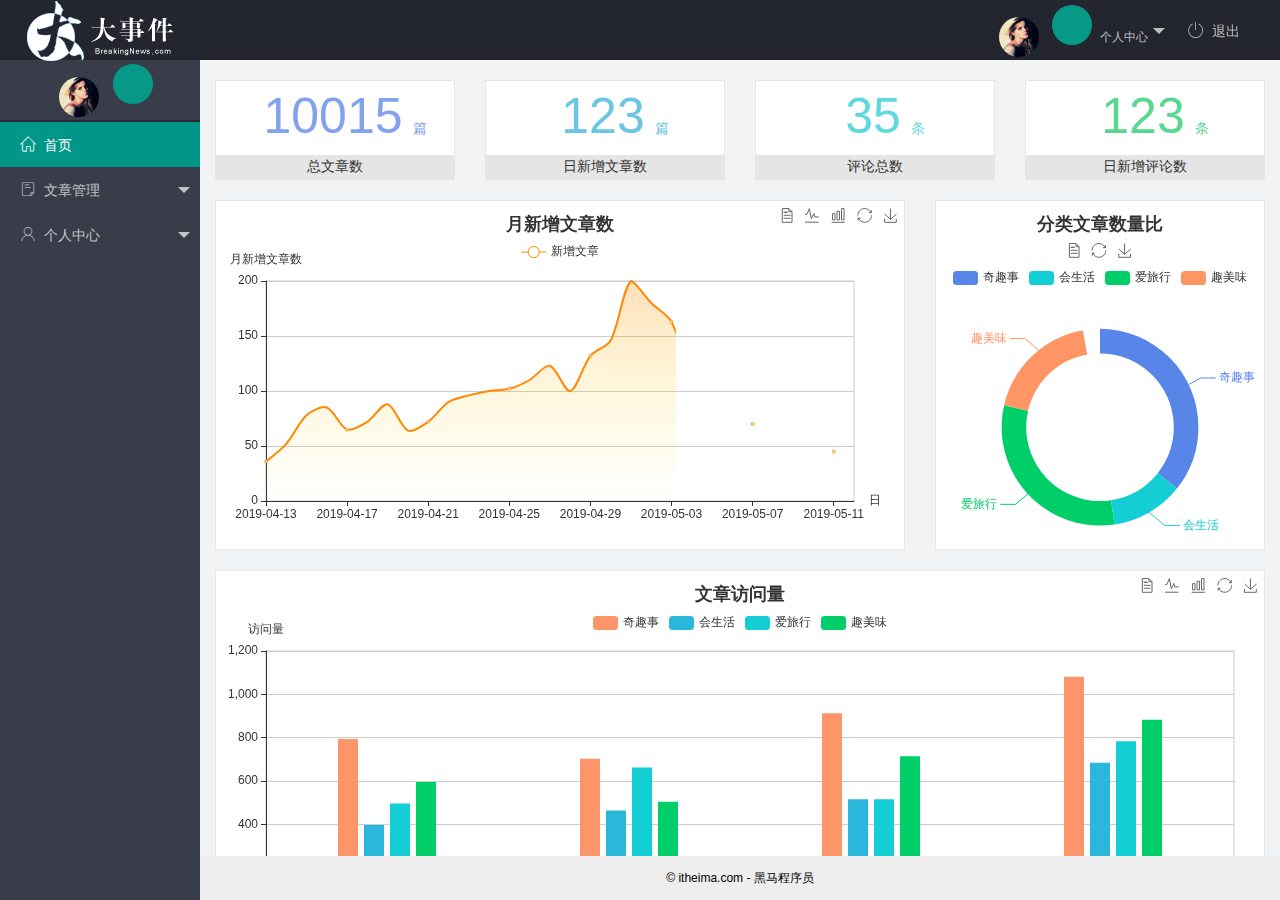
<file: index.html>
<!DOCTYPE html>
<html lang="en">

<head>
    <meta charset="UTF-8">
    <meta name="viewport" content="width=device-width, initial-scale=1.0">
    <title>首页</title>
    <!-- 导入layUI样式文件 -->
    <link rel="stylesheet" href="./assets/lib/layui/css/layui.css">
    <!-- 导入自己的样式文件 -->
    <link rel="stylesheet" href="./assets/css/index.css">
    <!-- 导入字体图标样式文件 -->
    <link rel="stylesheet" href="./assets/fonts/iconfont.css">
</head>

<body class="layui-layout-body">
    <div class="layui-layout layui-layout-admin">
        <div class="layui-header">
            <div class="layui-logo"><img src="./assets/images/logo.png" alt=""></div>
            <!-- 头部区域（可配合layui已有的水平导航） -->

            <ul class="layui-nav layui-layout-right">
                <li class="layui-nav-item">
                    <a href="javascript:;" class="userinfo">
                        <img src="./assets/images/sample.jpg" class="layui-nav-img">
                        <span class="text-avatar"></span>个人中心
                    </a>
                    <dl class="layui-nav-child">
                        <dd><a href="user/user_info.html" target="fm">基本资料</a></dd>
                        <dd><a href="user/user_avatar.html" target="fm">更换头像</a></dd>
                        <dd><a href="user/user_pwd.html" target="fm">重置密码</a></dd>
                    </dl>
                </li>
                <li class="layui-nav-item"><a href="javascript:;" id="btnLogout"><span class="iconfont icon-tuichu" ></span>退出</a></li>
            </ul>
        </div>

        <div class="layui-side layui-bg-black">
            <div class="layui-side-scroll">
                <div class="userinfo">
                    <img src="./assets/images/sample.jpg" class="layui-nav-img">
                    <span class="text-avatar"></span>
                    <span id="welcome"></span>
                </div>
                <!-- 左侧导航区域（可配合layui已有的垂直导航） -->
                <!-- lay-shrink="all"展开子菜单时，是否收缩兄弟节点已展开的子菜单  -->
                <ul class="layui-nav layui-nav-tree" lay-filter="test" lay-shrink="all">
                    <!-- layui-this默认被选中的类名 -->
                    <li class="layui-nav-item layui-this">
                        <a class="" href="home/dashboard.html" target="fm"><span class="iconfont icon-home"></span>首页</a>
                    </li>
                    <li class="layui-nav-item">
                        <a href="javascript:;"><span class="iconfont icon-16"></span>文章管理</a>
                        <dl class="layui-nav-child">
                            <dd><a href="./article/art_cate.html" target="fm"><i class="layui-icon layui-icon-app"></i>文章类别</a></dd>
                            <dd><a href="./article/art_list.html" target="fm"><i class="layui-icon layui-icon-app"></i>文章列表</a></dd>
                            <dd><a href="./article/art_pub.html" target="fm"><i class="layui-icon layui-icon-app"></i>发表文章</a></dd>
                        </dl>
                    </li>
                    <li class="layui-nav-item">
                        <a href="javaScript:;"><span class="iconfont icon-user"></span>个人中心</a>
                        <dl class="layui-nav-child">
                            <dd><a href="./user/user_info.html" target="fm"><i class="layui-icon layui-icon-app"></i>基本资料</a></dd>
                            <dd><a href="./user/user_avatar.html" target="fm"><i class="layui-icon layui-icon-app"></i>更换头像</a></dd>
                            <dd><a href="./user/user_pwd.html" target="fm"><i class="layui-icon layui-icon-app"></i>重置密码</a></dd>
                        </dl>
                    </li>

                </ul>
            </div>
        </div>

        <div class="layui-body">
            <!-- 内容主体区域 -->
            <iframe name="fm" src="home/dashboard.html" frameborder="0"></iframe>
        </div>

        <div class="layui-footer">
            <!-- 底部固定区域 -->
            © itheima.com - 黑马程序员
        </div>
    </div>
    <!-- 导入layUI脚本文件 -->
    <script src="./assets/lib/layui/layui.all.js"></script>
    <!-- 导入jQuery脚本文件 -->
    <script src="./assets/lib/jquery.js"></script>
    <!-- 导入自己封装的拼接接口地址的脚本文件 -->
    <script src="./assets/js/baseAPI.js"></script>
    <!-- 导入自己的脚本文件 -->
    <script src="./assets/js/index.js"></script>
    <script>
        //JavaScript代码区域
        layui.use('element', function() {
            var element = layui.element;

        });
    </script>
</body>

</html>
</file>
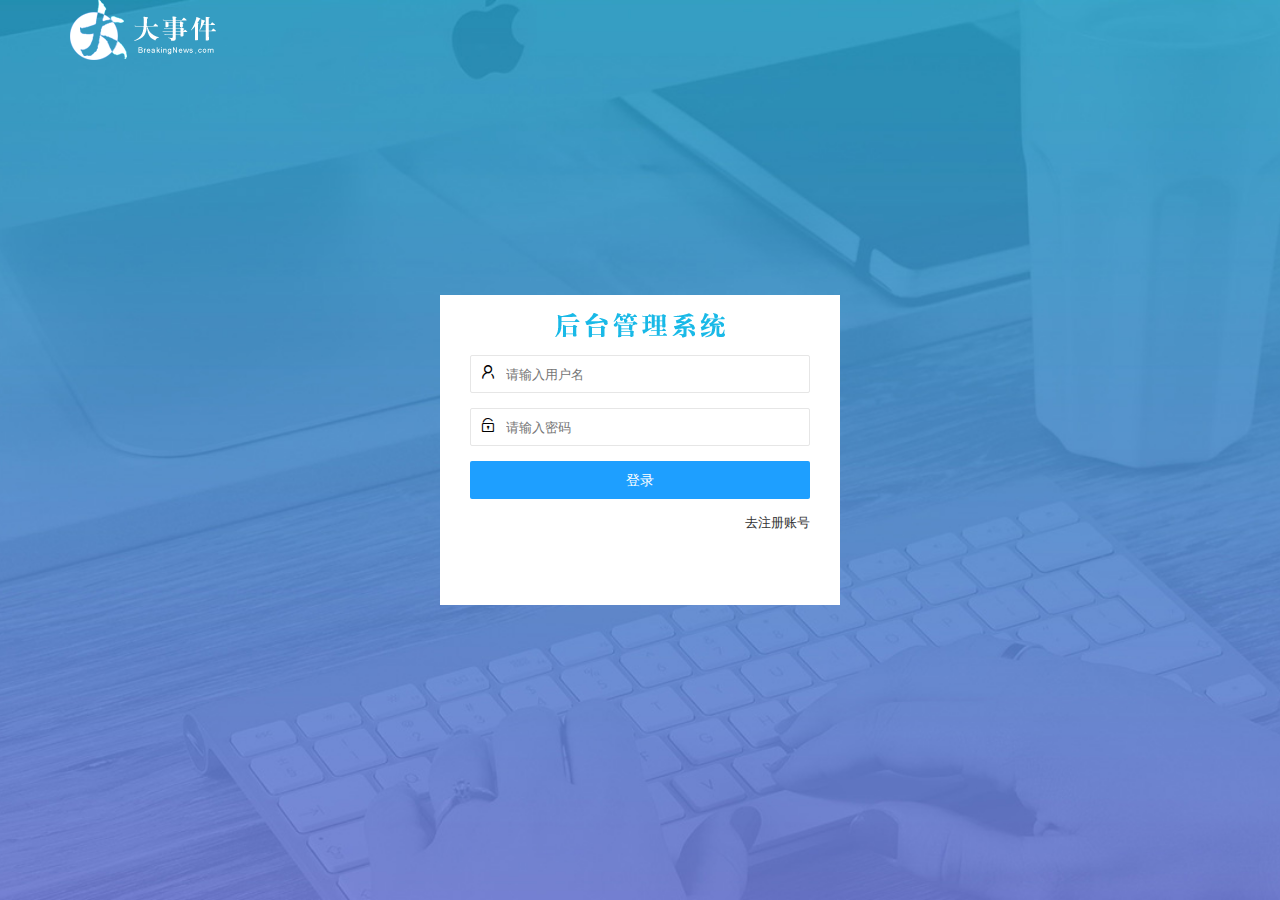
<file: login.html>
<!DOCTYPE html>
<html lang="en">

<head>
    <meta charset="UTF-8">
    <meta name="viewport" content="width=device-width, initial-scale=1.0">
    <title>登录页面</title>
    <!-- 引入自己的样式 -->
    <link rel="stylesheet" href="./assets/css/login.css">
    <!-- 引入LayUI样式 -->
    <link rel="stylesheet" href="./assets/lib/layui/css/layui.css">
    <!-- 引入jQuery -->
    <script src="./assets/lib/jquery.js"></script>
    <!-- 引入自己的js脚本 -->
    <script src="./assets/js/login.js"></script>
    <!-- 调用拼接接口的脚本 -->
    <script src="./assets/js/baseAPI.js"></script>
    <!-- 引入layui.js -->
    <script src="./assets/lib/layui/layui.all.js"></script>
</head>

<body>
    <!--layui-main是layui样式里的类名  创建一个宽为1140px的布局容器  -->
    <div class="layui-main">
        <img src="./assets/images/logo.png" alt="">
    </div>
    <div class="loginAndRegBox">
        <div class="title"></div>
        <!-- 登录的div -->
        <div class="login_box">
            <!-- 用户名 -->
            <form class="layui-form" action="" id="form_login">
                <div class="layui-form-item">
                    <i class="layui-icon layui-icon-username"></i>
                    <input type="text" name="username" required lay-verify="required" placeholder="请输入用户名" autocomplete="off" class="layui-input">
                </div>

                <!-- 密码 -->
                <div class="layui-form-item">
                    <i class="layui-icon layui-icon-password"></i>
                    <input type="password" name="password" required lay-verify="required|pwd" placeholder="请输入密码" autocomplete="off" class="layui-input">
                </div>

                <!-- 提交 -->
                <div class="layui-form-item">
                    <button class="layui-btn layui-btn-fluid layui-btn-normal" lay-submit lay-filter="formDemo">登录</button>
                </div>
                <div class="layui-form-item links">
                    <a href="javascript:;" id="link_reg">去注册账号</a>
                </div>
            </form>
        </div>
        <!-- 注册的div -->
        <div class="reg_box">
            <!-- 用户名 -->
            <form class="layui-form" action="" id="form_reg">
                <div class="layui-form-item">
                    <i class="layui-icon layui-icon-username"></i>
                    <input type="text" name="username" required lay-verify="required" placeholder="请输入用户名" autocomplete="off" class="layui-input">
                </div>

                <!-- 密码 -->
                <div class="layui-form-item">
                    <i class="layui-icon layui-icon-password"></i>
                    <input type="password" name="password" required lay-verify="required|pwd" placeholder="请输入密码" autocomplete="off" class="layui-input">
                </div>

                <!-- 确认密码 -->
                <div class="layui-form-item">
                    <i class="layui-icon layui-icon-password"></i>
                    <input type="password" name="repassword" required lay-verify="required|pwd|repwd" placeholder="请再次确认密码" autocomplete="off" class="layui-input">
                </div>

                <!-- 提交 -->
                <div class="layui-form-item">
                    <button class="layui-btn layui-btn-fluid layui-btn-normal" lay-submit lay-filter="formDemo">注册</button>
                </div>
                <div class="layui-form-item links">
                    <a href="javascript:;" id="link_login">去登录</a>
                </div>
            </form>
        </div>
    </div>
</body>

</html>
</file>
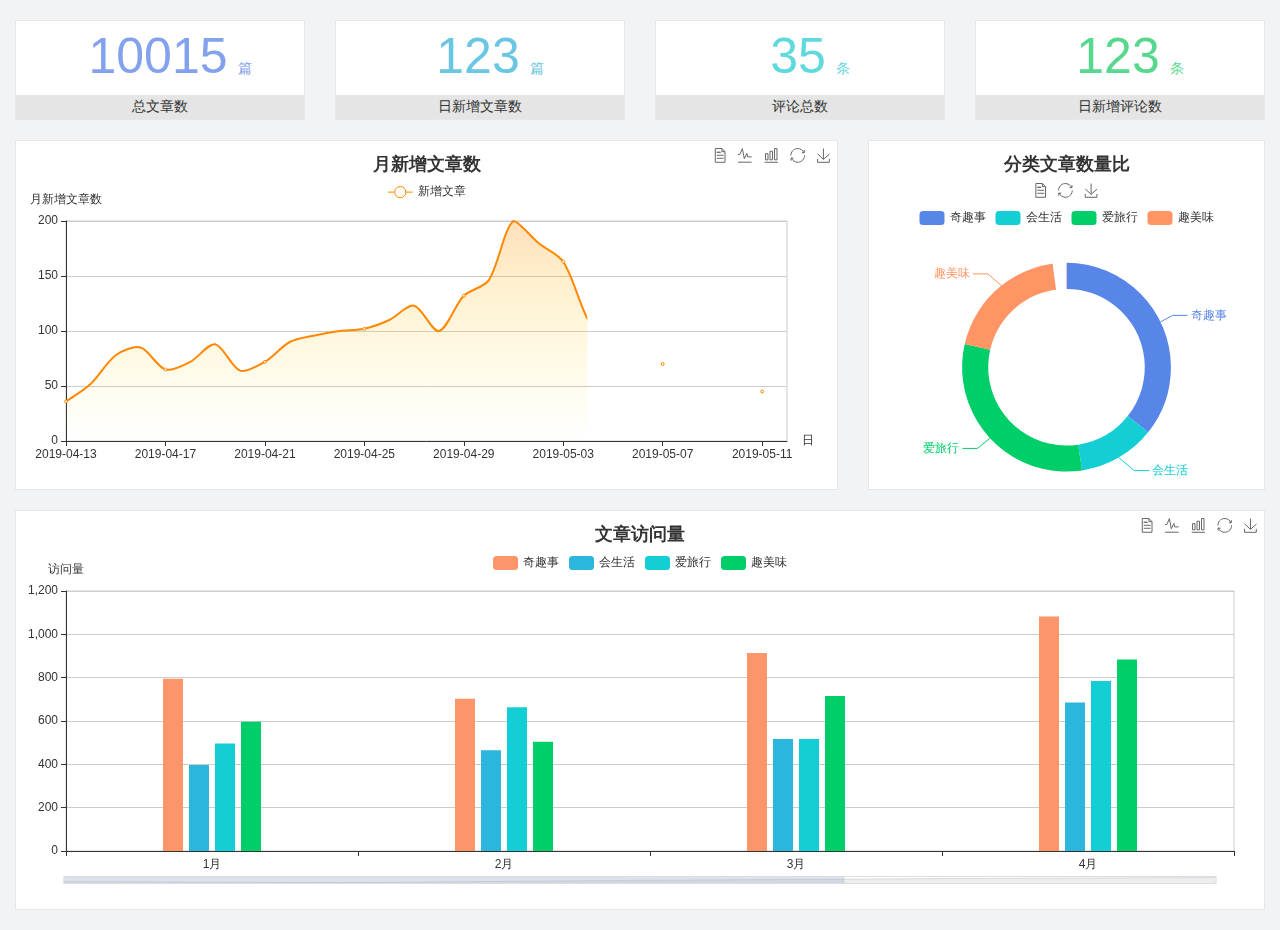
<file: home/dashboard.html>
<!DOCTYPE html>
<html lang="en">

<head>
  <meta charset="UTF-8">
  <meta name="viewport" content="width=device-width, initial-scale=1.0">
  <meta http-equiv="X-UA-Compatible" content="ie=edge">
  <title>图表统计</title>
  <link rel="stylesheet" href="../../assets/lib/bootstrap.css" />
  <link rel="stylesheet" href="../../assets/lib/main.css" />
  <script src="../../assets/lib/jquery.js"></script>
  <script type="text/javascript" src="../../assets/lib/echarts.min.js"></script>
</head>

<body>
  <div class="container-fluid">
    <div class="row spannel_list">
      <div class="col-sm-3 col-xs-6">
        <div class="spannel">
          <em>10015</em><span>篇</span>
          <b>总文章数</b>
        </div>
      </div>
      <div class="col-sm-3 col-xs-6">
        <div class="spannel scolor01">
          <em>123</em><span>篇</span>
          <b>日新增文章数</b>
        </div>
      </div>
      <div class="col-sm-3 col-xs-6">
        <div class="spannel scolor02">
          <em>35</em><span>条</span>
          <b>评论总数</b>
        </div>
      </div>
      <div class="col-sm-3 col-xs-6">
        <div class="spannel scolor03">
          <em>123</em><span>条</span>
          <b>日新增评论数</b>
        </div>
      </div>
    </div>
  </div>

  <div class="container-fluid">
    <div class="row curve-pie">
      <div class="col-lg-8 col-md-8">
        <div class="gragh_pannel" id="curve_show"></div>
      </div>
      <div class="col-lg-4 col-md-4">
        <div class="gragh_pannel" id="pie_show"></div>
      </div>
    </div>
  </div>

  <div class="container-fluid">
    <div class="column_pannel" id="column_show"></div>
  </div>

  <script>
    var oChart = echarts.init(document.getElementById('curve_show'));
    var aList_all = [
      { 'count': 36, 'date': '2019-04-13' },
      { 'count': 52, 'date': '2019-04-14' },
      { 'count': 78, 'date': '2019-04-15' },
      { 'count': 85, 'date': '2019-04-16' },
      { 'count': 65, 'date': '2019-04-17' },
      { 'count': 72, 'date': '2019-04-18' },
      { 'count': 88, 'date': '2019-04-19' },
      { 'count': 64, 'date': '2019-04-20' },
      { 'count': 72, 'date': '2019-04-21' },
      { 'count': 90, 'date': '2019-04-22' },
      { 'count': 96, 'date': '2019-04-23' },
      { 'count': 100, 'date': '2019-04-24' },
      { 'count': 102, 'date': '2019-04-25' },
      { 'count': 110, 'date': '2019-04-26' },
      { 'count': 123, 'date': '2019-04-27' },
      { 'count': 100, 'date': '2019-04-28' },
      { 'count': 132, 'date': '2019-04-29' },
      { 'count': 146, 'date': '2019-04-30' },
      { 'count': 200, 'date': '2019-05-01' },
      { 'count': 180, 'date': '2019-05-02' },
      { 'count': 163, 'date': '2019-05-03' },
      { 'count': 110, 'date': '2019-05-04' },
      { 'count': 80, 'date': '2019-05-05' },
      { 'count': 82, 'date': '2019-05-06' },
      { 'count': 70, 'date': '2019-05-07' },
      { 'count': 65, 'date': '2019-05-08' },
      { 'count': 54, 'date': '2019-05-09' },
      { 'count': 40, 'date': '2019-05-10' },
      { 'count': 45, 'date': '2019-05-11' },
      { 'count': 38, 'date': '2019-05-12' },
    ];

    let aCount = [];
    let aDate = [];

    for (var i = 0; i < aList_all.length; i++) {
      aCount.push(aList_all[i].count);
      aDate.push(aList_all[i].date);
    }

    var chartopt = {
      title: {
        text: '月新增文章数',
        left: 'center',
        top: '10'
      },
      tooltip: {
        trigger: 'axis'
      },
      legend: {
        data: ['新增文章'],
        top: '40'
      },
      toolbox: {
        show: true,
        feature: {
          mark: { show: true },
          dataView: { show: true, readOnly: false },
          magicType: { show: true, type: ['line', 'bar'] },
          restore: { show: true },
          saveAsImage: { show: true }
        }
      },
      calculable: true,
      xAxis: [
        {
          name: '日',
          type: 'category',
          boundaryGap: false,
          data: aDate
        }
      ],
      yAxis: [
        {
          name: '月新增文章数',
          type: 'value'
        }
      ],
      series: [
        {
          name: '新增文章',
          type: 'line',
          smooth: true,
          itemStyle: { normal: { areaStyle: { type: 'default' }, color: '#f80' }, lineStyle: { color: '#f80' } },
          data: aCount
        }],
      areaStyle: {
        normal: {
          color: new echarts.graphic.LinearGradient(0, 0, 0, 1, [{
            offset: 0,
            color: 'rgba(255,136,0,0.39)'
          }, {
            offset: .34,
            color: 'rgba(255,180,0,0.25)'
          }, {
            offset: 1,
            color: 'rgba(255,222,0,0.00)'
          }])

        }
      },
      grid: {
        show: true,
        x: 50,
        x2: 50,
        y: 80,
        height: 220
      }
    };

    oChart.setOption(chartopt);


    var oPie = echarts.init(document.getElementById('pie_show'));
    var oPieopt =
    {
      title: {
        top: 10,
        text: '分类文章数量比',
        x: 'center'
      },
      tooltip: {
        trigger: 'item',
        formatter: "{a} <br/>{b} : {c} ({d}%)"
      },
      color: ['#5885e8', '#13cfd5', '#00ce68', '#ff9565'],
      legend: {
        x: 'center',
        top: 65,
        data: ['奇趣事', '会生活', '爱旅行', '趣美味']
      },
      toolbox: {
        show: true,
        x: 'center',
        top: 35,
        feature: {
          mark: { show: true },
          dataView: { show: true, readOnly: false },
          magicType: {
            show: true,
            type: ['pie', 'funnel'],
            option: {
              funnel: {
                x: '25%',
                width: '50%',
                funnelAlign: 'left',
                max: 1548
              }
            }
          },
          restore: { show: true },
          saveAsImage: { show: true }
        }
      },
      calculable: true,
      series: [
        {
          name: '访问来源',
          type: 'pie',
          radius: ['45%', '60%'],
          center: ['50%', '65%'],
          data: [
            { value: 300, name: '奇趣事' },
            { value: 100, name: '会生活' },
            { value: 260, name: '爱旅行' },
            { value: 180, name: '趣美味' }
          ]
        }
      ]
    };
    oPie.setOption(oPieopt);



    var oColumn = this.echarts.init(document.getElementById('column_show'));
    var oColumnopt =
    {
      title: {
        text: '文章访问量',
        left: 'center',
        top: '10'
      },
      tooltip: {
        trigger: 'axis'
      },
      legend: {
        data: ['奇趣事', '会生活', '爱旅行', '趣美味'],
        top: '40'
      },
      toolbox: {
        show: true,
        feature: {
          mark: { show: true },
          dataView: { show: true, readOnly: false },
          magicType: { show: true, type: ['line', 'bar'] },
          restore: { show: true },
          saveAsImage: { show: true }
        }
      },
      calculable: true,
      xAxis: [
        {
          type: 'category',
          data: ['1月', '2月', '3月', '4月', '5月']
        }
      ],
      yAxis: [
        {
          name: '访问量',
          type: 'value'
        }
      ],
      series: [
        {
          name: '奇趣事',
          type: 'bar',
          barWidth: 20,
          itemStyle: {
            normal: { areaStyle: { type: 'default' }, color: '#fd956a' }
          },
          data: [800, 708, 920, 1090, 1200]
        },
        {
          name: '会生活',
          type: 'bar',
          barWidth: 20,
          itemStyle: {
            normal: { areaStyle: { type: 'default' }, color: '#2bb6db' }
          },
          data: [400, 468, 520, 690, 800]
        },
        {
          name: '爱旅行',
          type: 'bar',
          barWidth: 20,
          itemStyle: {
            normal: { areaStyle: { type: 'default' }, color: '#13cfd5' }
          },
          data: [500, 668, 520, 790, 900]
        },
        {
          name: '趣美味',
          type: 'bar',
          barWidth: 20,
          itemStyle: {
            normal: { areaStyle: { type: 'default' }, color: '#00ce68' }
          },
          data: [600, 508, 720, 890, 1000]
        }
      ],
      grid: {
        show: true,
        x: 50,
        x2: 30,
        y: 80,
        height: 260
      },
      dataZoom: [//给x轴设置滚动条
        {
          start: 0,//默认为0
          end: 100 - 1000 / 31,//默认为100
          type: 'slider',
          show: true,
          xAxisIndex: [0],
          handleSize: 0,//滑动条的 左右2个滑动条的大小
          height: 8,//组件高度
          left: 45, //左边的距离
          right: 50,//右边的距离
          bottom: 26,//右边的距离
          handleColor: '#ddd',//h滑动图标的颜色
          handleStyle: {
            borderColor: "#cacaca",
            borderWidth: "1",
            shadowBlur: 2,
            background: "#ddd",
            shadowColor: "#ddd",
          }
        }]
    };
    oColumn.setOption(oColumnopt);
  </script>
</body>

</html>
</file>
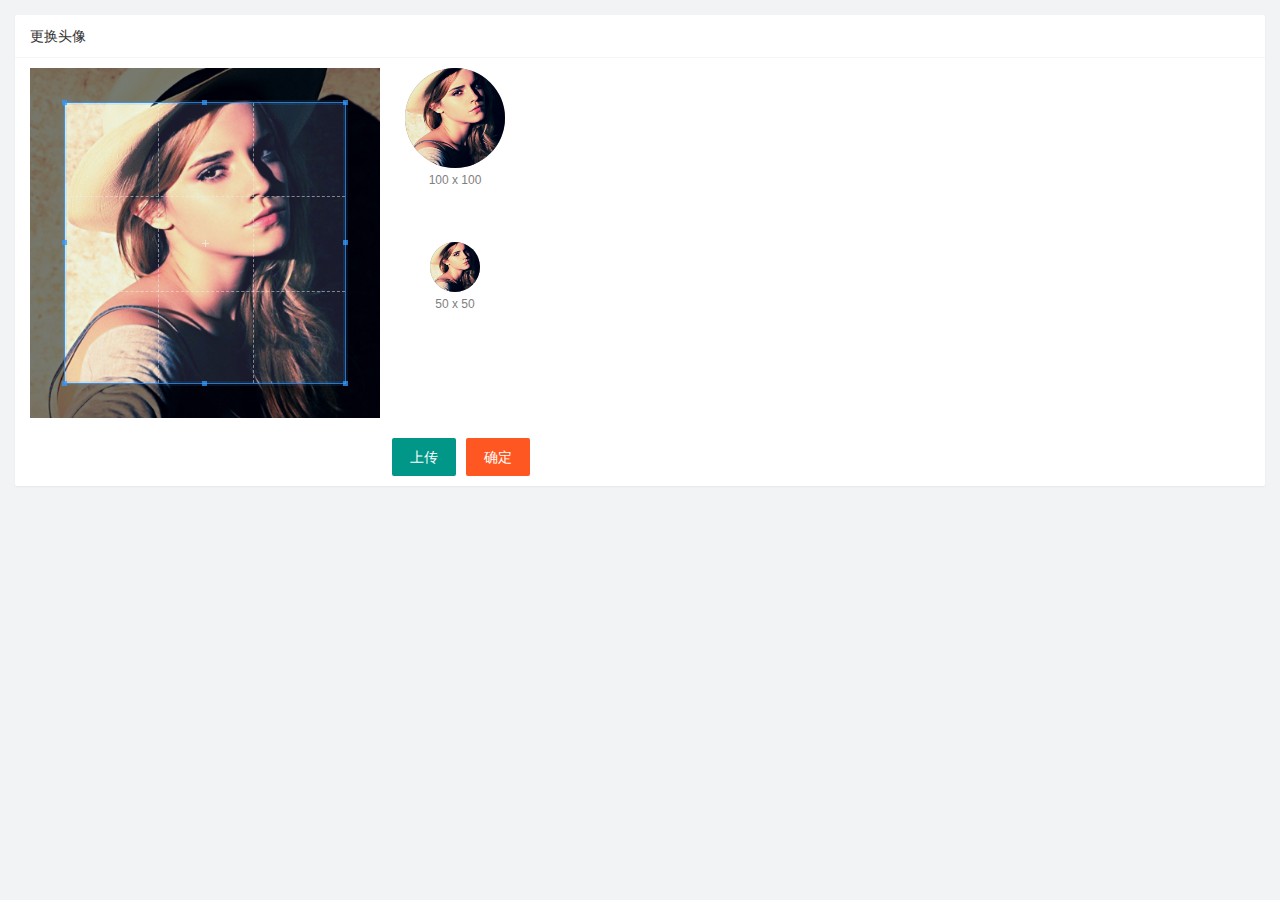
<file: user/user_avatar.html>
<!DOCTYPE html>
<html lang="en">

<head>
    <meta charset="UTF-8">
    <meta name="viewport" content="width=device-width, initial-scale=1.0">
    <title>Document</title>
</head>
<!-- 导入layUI样式文件 -->
<link rel="stylesheet" href="../assets/lib/layui/css/layui.css">
<!-- 导入自己的样式文件 -->
<link rel="stylesheet" href="../assets/css/user/user_avatar.css">
<!-- 导入裁剪图片的样式文件 -->
<link rel="stylesheet" href="/assets/lib/cropper/cropper.css" />

<body>
    <div class="layui-card">
        <div class="layui-card-header">更换头像</div>
        <div class="layui-card-body">
            <!-- 第一行的图片裁剪和预览区域 -->
            <div class="row1">
                <!-- 图片裁剪区域 -->
                <div class="cropper-box">
                    <!-- 这个 img 标签很重要，将来会把它初始化为裁剪区域 -->
                    <img id="image" src="/assets/images/sample.jpg" />
                </div>
                <!-- 图片的预览区域 -->
                <div class="preview-box">
                    <div>
                        <!-- 宽高为 100px 的预览区域 -->
                        <div class="img-preview w100"></div>
                        <p class="size">100 x 100</p>
                    </div>
                    <div>
                        <!-- 宽高为 50px 的预览区域 -->
                        <div class="img-preview w50"></div>
                        <p class="size">50 x 50</p>
                    </div>
                </div>
            </div>

            <!-- 第二行的按钮区域 -->
            <div class="row2">
                <!-- 指定一个文件选择表单  并且隐藏起来     accept指定选择文件的文件类型 -->
                <input type="file" id="file" accept="image/png,image/jpeg" />
                <button type="button" class="layui-btn" id="btnChooseImage">上传</button>
                <button type="button" class="layui-btn layui-btn-danger" id="btnUpload">确定</button>
            </div>
        </div>
    </div>
    <script src="../assets/lib/layui/layui.all.js"></script>
    <script src="/assets/lib/jquery.js"></script>
    <script src="/assets/lib/cropper/Cropper.js"></script>
    <script src="/assets/lib/cropper/jquery-cropper.js"></script>
    <script src="../assets/js/baseAPI.js"></script>
    <script src="../assets/js/user/user_avatar.js"></script>
</body>

</html>
</file>
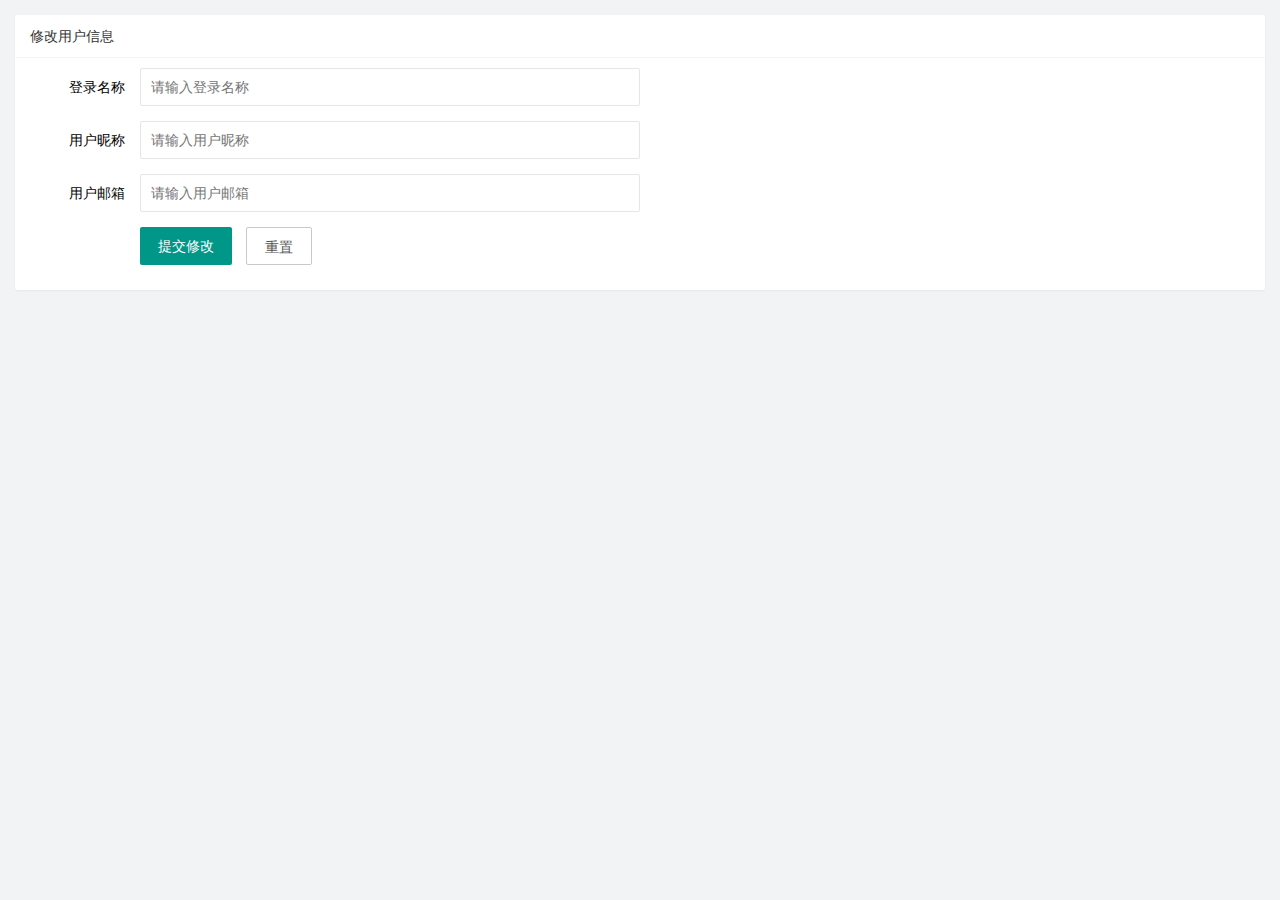
<file: user/user_info.html>
<!DOCTYPE html>
<html lang="en">

<head>
    <meta charset="UTF-8">
    <meta name="viewport" content="width=device-width, initial-scale=1.0">
    <title>Document</title>
    <!-- 导入layUI样式文件 -->
    <link rel="stylesheet" href="../assets/lib/layui/css/layui.css">
    <!-- 导入自己的样式文件 -->
    <link rel="stylesheet" href="../assets/css/user/user_info.css">
</head>

<body>
    <div class="layui-card">
        <div class="layui-card-header">修改用户信息</div>
        <div class="layui-card-body">
            <!--  lay-filter是layUI里面快速赋值的方法form.val()的参数 -->
            <form class="layui-form" lay-filter="formUserInfo">
                <!-- 隐藏域  用户信息的id   因为根据文档提交表单数据时必须要有id参数 -->
                <input type="hidden" name="id">
                <div class="layui-form-item">
                    <label class="layui-form-label">登录名称</label>
                    <div class="layui-input-block">
                        <input type="text" name="username" required lay-verify="required" placeholder="请输入登录名称" autocomplete="off" class="layui-input" readonly>
                    </div>
                </div>
                <div class="layui-form-item">
                    <label class="layui-form-label">用户昵称</label>
                    <div class="layui-input-block">
                        <input type="text" name="nickname" required lay-verify="required|nicknane" placeholder="请输入用户昵称" autocomplete="off" class="layui-input">
                    </div>
                </div>
                <div class="layui-form-item">
                    <label class="layui-form-label">用户邮箱</label>
                    <div class="layui-input-block">
                        <input type="text" name="email" required lay-verify="required|email" placeholder="请输入用户邮箱" autocomplete="off" class="layui-input">
                    </div>
                </div>
                <div class="layui-form-item">
                    <div class="layui-input-block">
                        <button class="layui-btn" lay-submit lay-filter="formDemo">提交修改</button>
                        <button type="reset" class="layui-btn layui-btn-primary" id="btnReset">重置</button>
                    </div>
                </div>
            </form>

        </div>
    </div>
    <!-- 导入layUI脚本文件 -->
    <script src="../assets/lib/layui/layui.all.js"></script>
    <!-- <script src="../assets/lib/layui/layui.js"></script> -->
    <!-- 导入jquery脚本文件 -->
    <script src="../assets/lib/jquery.js"></script>
    <!-- 调用拼接接口的脚本 -->
    <script src="../assets/js/baseAPI.js"></script>
    <!-- 导入自己的js脚本文件 -->
    <script src="../assets/js/user/user_info.js"></script>
</body>

</html>
</file>
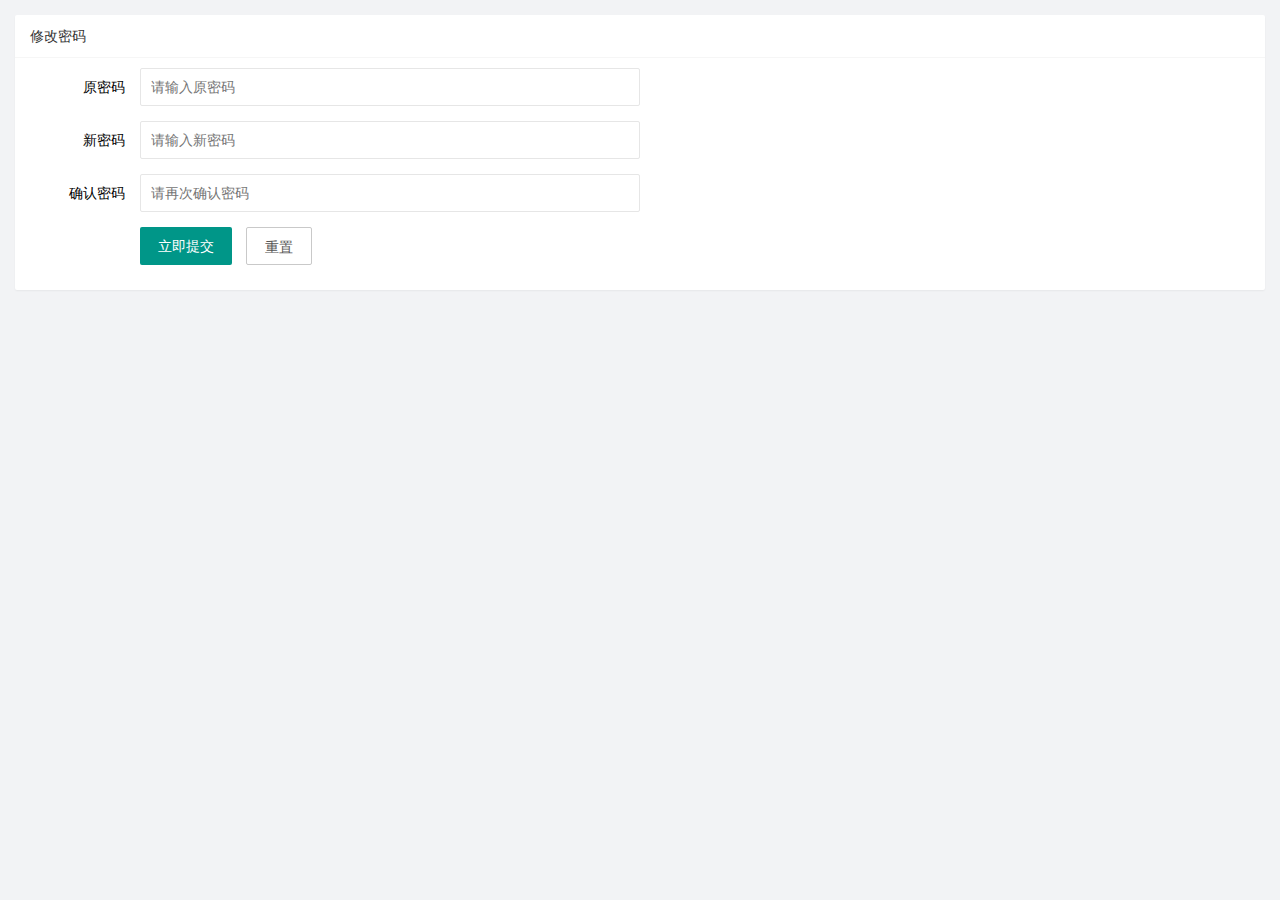
<file: user/user_pwd.html>
<!DOCTYPE html>
<html lang="en">

<head>
    <meta charset="UTF-8">
    <meta name="viewport" content="width=device-width, initial-scale=1.0">
    <title>Document</title>
</head>
<!-- 导入layUI样式文件 -->
<link rel="stylesheet" href="../assets/lib/layui/css/layui.css">
<!-- 导入自己的样式文件 -->
<link rel="stylesheet" href="../assets/css/user/user_pwd.css">

<body>
    <div class="layui-card">
        <div class="layui-card-header">修改密码</div>
        <div class="layui-card-body">
            <form class="layui-form">
                <div class="layui-form-item">
                    <label class="layui-form-label">原密码</label>
                    <div class="layui-input-block">
                        <input type="password" name="oldPwd" required lay-verify="required|pwd" placeholder="请输入原密码" autocomplete="off" class="layui-input">
                    </div>
                </div>
                <div class="layui-form-item">
                    <label class="layui-form-label">新密码</label>
                    <div class="layui-input-block">
                        <input type="password" name="newPwd" required lay-verify="required|pwd|samePwd" placeholder="请输入新密码" autocomplete="off" class="layui-input">
                    </div>
                </div>
                <div class="layui-form-item">
                    <label class="layui-form-label">确认密码</label>
                    <div class="layui-input-block">
                        <input type="password" name="rePwd" required lay-verify="required|pwd|rePwd" placeholder="请再次确认密码" autocomplete="off" class="layui-input">
                    </div>
                </div>
                <div class="layui-form-item">
                    <div class="layui-input-block">
                        <button class="layui-btn" lay-submit lay-filter="formDemo">立即提交</button>
                        <button type="reset" class="layui-btn layui-btn-primary">重置</button>
                    </div>
                </div>
            </form>
        </div>
    </div>

    <!-- 导入layUI脚本文件 -->
    <script src="../assets/lib/layui/layui.all.js"></script>
    <!-- 导入jquery脚本文件 -->
    <script src="../assets/lib/jquery.js"></script>
    <!-- 调用拼接接口的脚本 -->
    <script src="../assets/js/baseAPI.js"></script>
    <!-- 导入自己的js脚本文件 -->
    <script src="../assets/js/user/user_pwd.js"></script>
</body>

</html>
</file>
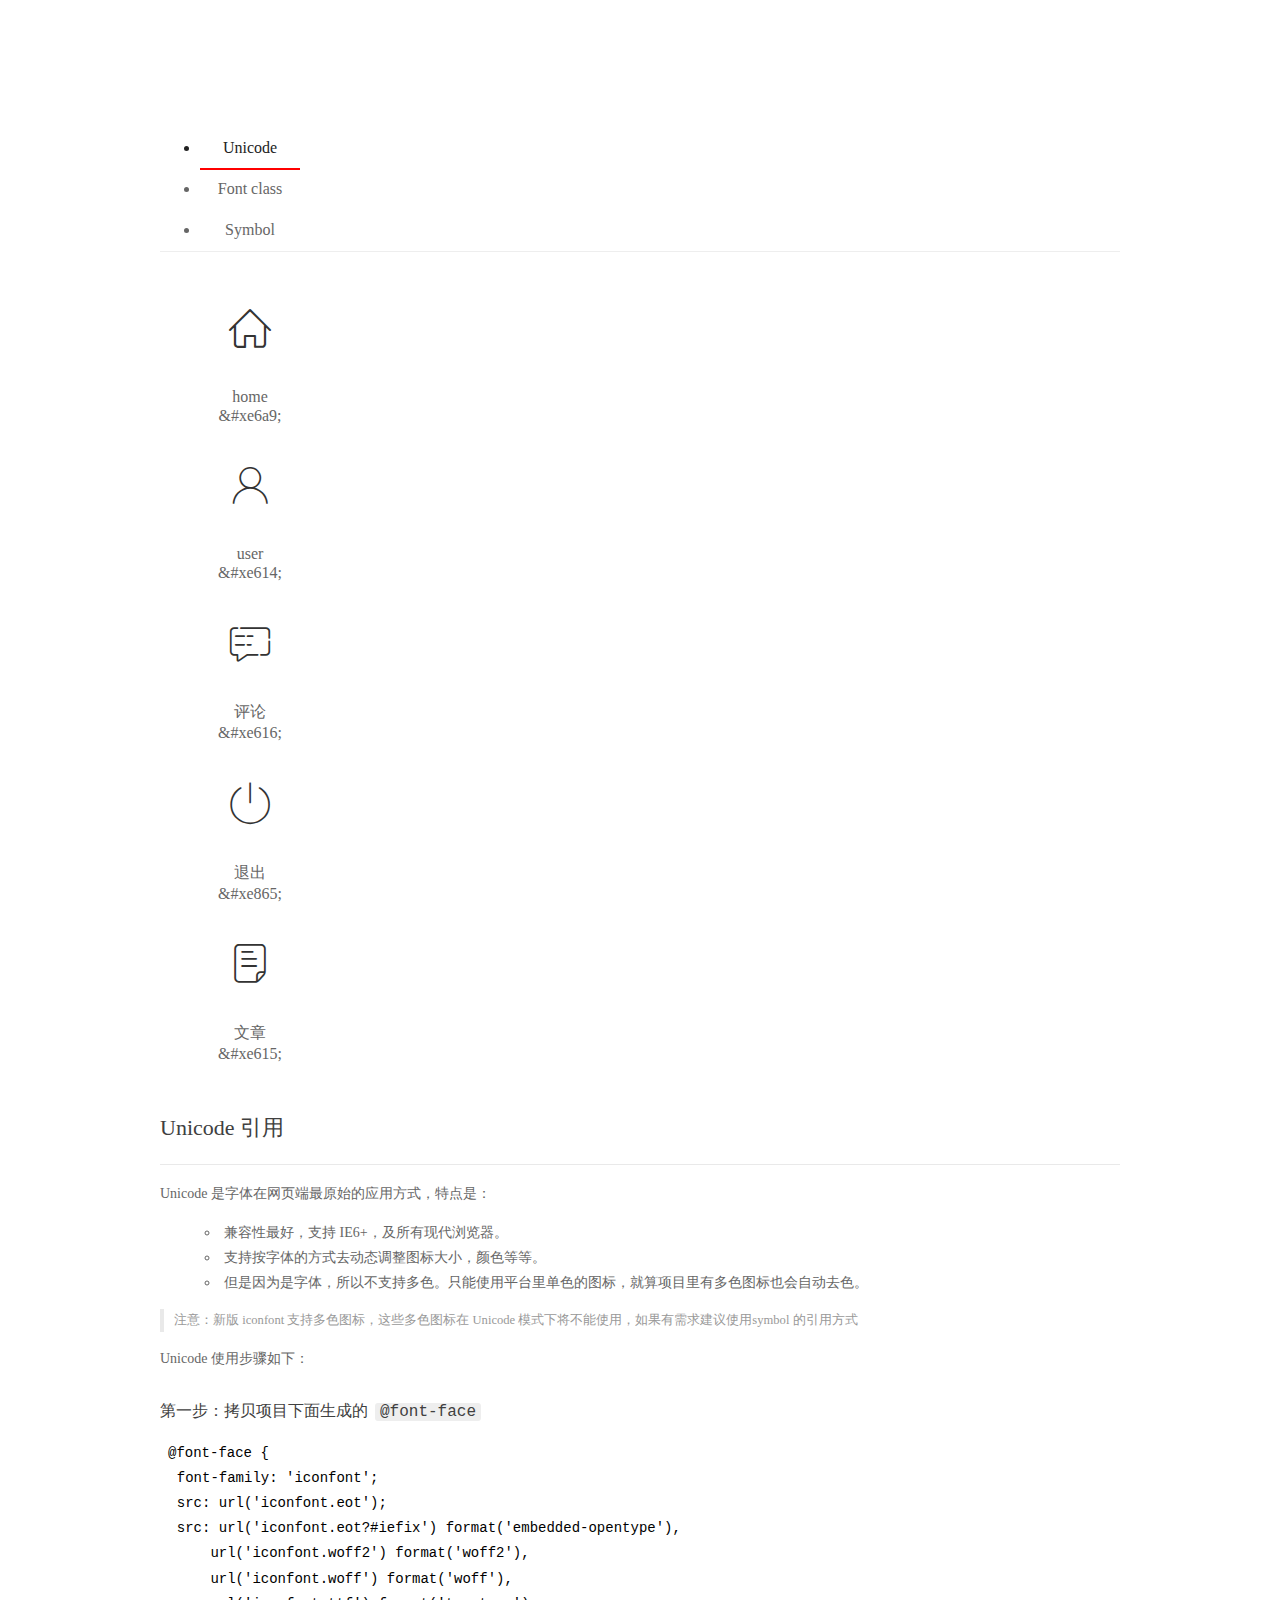
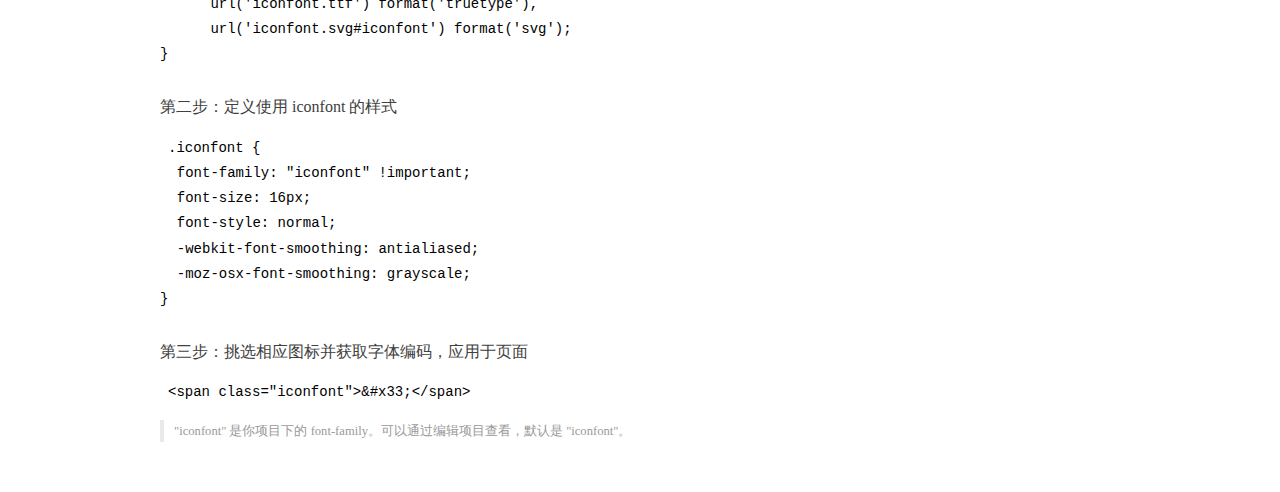
<file: assets/fonts/demo_index.html>
<!DOCTYPE html>
<html>
<head>
  <meta charset="utf-8"/>
  <title>IconFont Demo</title>
  <link rel="shortcut icon" href="https://gtms04.alicdn.com/tps/i4/TB1_oz6GVXXXXaFXpXXJDFnIXXX-64-64.ico" type="image/x-icon"/>
  <link rel="stylesheet" href="https://g.alicdn.com/thx/cube/1.3.2/cube.min.css">
  <link rel="stylesheet" href="demo.css">
  <link rel="stylesheet" href="iconfont.css">
  <script src="iconfont.js"></script>
  <!-- jQuery -->
  <script src="https://a1.alicdn.com/oss/uploads/2018/12/26/7bfddb60-08e8-11e9-9b04-53e73bb6408b.js"></script>
  <!-- 代码高亮 -->
  <script src="https://a1.alicdn.com/oss/uploads/2018/12/26/a3f714d0-08e6-11e9-8a15-ebf944d7534c.js"></script>
</head>
<body>
  <div class="main">
    <h1 class="logo"><a href="https://www.iconfont.cn/" title="iconfont 首页" target="_blank">&#xe86b;</a></h1>
    <div class="nav-tabs">
      <ul id="tabs" class="dib-box">
        <li class="dib active"><span>Unicode</span></li>
        <li class="dib"><span>Font class</span></li>
        <li class="dib"><span>Symbol</span></li>
      </ul>
      
    </div>
    <div class="tab-container">
      <div class="content unicode" style="display: block;">
          <ul class="icon_lists dib-box">
          
            <li class="dib">
              <span class="icon iconfont">&#xe6a9;</span>
                <div class="name">home</div>
                <div class="code-name">&amp;#xe6a9;</div>
              </li>
          
            <li class="dib">
              <span class="icon iconfont">&#xe614;</span>
                <div class="name">user</div>
                <div class="code-name">&amp;#xe614;</div>
              </li>
          
            <li class="dib">
              <span class="icon iconfont">&#xe616;</span>
                <div class="name">评论</div>
                <div class="code-name">&amp;#xe616;</div>
              </li>
          
            <li class="dib">
              <span class="icon iconfont">&#xe865;</span>
                <div class="name">退出</div>
                <div class="code-name">&amp;#xe865;</div>
              </li>
          
            <li class="dib">
              <span class="icon iconfont">&#xe615;</span>
                <div class="name">文章</div>
                <div class="code-name">&amp;#xe615;</div>
              </li>
          
          </ul>
          <div class="article markdown">
          <h2 id="unicode-">Unicode 引用</h2>
          <hr>

          <p>Unicode 是字体在网页端最原始的应用方式，特点是：</p>
          <ul>
            <li>兼容性最好，支持 IE6+，及所有现代浏览器。</li>
            <li>支持按字体的方式去动态调整图标大小，颜色等等。</li>
            <li>但是因为是字体，所以不支持多色。只能使用平台里单色的图标，就算项目里有多色图标也会自动去色。</li>
          </ul>
          <blockquote>
            <p>注意：新版 iconfont 支持多色图标，这些多色图标在 Unicode 模式下将不能使用，如果有需求建议使用symbol 的引用方式</p>
          </blockquote>
          <p>Unicode 使用步骤如下：</p>
          <h3 id="-font-face">第一步：拷贝项目下面生成的 <code>@font-face</code></h3>
<pre><code class="language-css"
>@font-face {
  font-family: 'iconfont';
  src: url('iconfont.eot');
  src: url('iconfont.eot?#iefix') format('embedded-opentype'),
      url('iconfont.woff2') format('woff2'),
      url('iconfont.woff') format('woff'),
      url('iconfont.ttf') format('truetype'),
      url('iconfont.svg#iconfont') format('svg');
}
</code></pre>
          <h3 id="-iconfont-">第二步：定义使用 iconfont 的样式</h3>
<pre><code class="language-css"
>.iconfont {
  font-family: "iconfont" !important;
  font-size: 16px;
  font-style: normal;
  -webkit-font-smoothing: antialiased;
  -moz-osx-font-smoothing: grayscale;
}
</code></pre>
          <h3 id="-">第三步：挑选相应图标并获取字体编码，应用于页面</h3>
<pre>
<code class="language-html"
>&lt;span class="iconfont"&gt;&amp;#x33;&lt;/span&gt;
</code></pre>
          <blockquote>
            <p>"iconfont" 是你项目下的 font-family。可以通过编辑项目查看，默认是 "iconfont"。</p>
          </blockquote>
          </div>
      </div>
      <div class="content font-class">
        <ul class="icon_lists dib-box">
          
          <li class="dib">
            <span class="icon iconfont icon-home"></span>
            <div class="name">
              home
            </div>
            <div class="code-name">.icon-home
            </div>
          </li>
          
          <li class="dib">
            <span class="icon iconfont icon-user"></span>
            <div class="name">
              user
            </div>
            <div class="code-name">.icon-user
            </div>
          </li>
          
          <li class="dib">
            <span class="icon iconfont icon-pinglun"></span>
            <div class="name">
              评论
            </div>
            <div class="code-name">.icon-pinglun
            </div>
          </li>
          
          <li class="dib">
            <span class="icon iconfont icon-tuichu"></span>
            <div class="name">
              退出
            </div>
            <div class="code-name">.icon-tuichu
            </div>
          </li>
          
          <li class="dib">
            <span class="icon iconfont icon-16"></span>
            <div class="name">
              文章
            </div>
            <div class="code-name">.icon-16
            </div>
          </li>
          
        </ul>
        <div class="article markdown">
        <h2 id="font-class-">font-class 引用</h2>
        <hr>

        <p>font-class 是 Unicode 使用方式的一种变种，主要是解决 Unicode 书写不直观，语意不明确的问题。</p>
        <p>与 Unicode 使用方式相比，具有如下特点：</p>
        <ul>
          <li>兼容性良好，支持 IE8+，及所有现代浏览器。</li>
          <li>相比于 Unicode 语意明确，书写更直观。可以很容易分辨这个 icon 是什么。</li>
          <li>因为使用 class 来定义图标，所以当要替换图标时，只需要修改 class 里面的 Unicode 引用。</li>
          <li>不过因为本质上还是使用的字体，所以多色图标还是不支持的。</li>
        </ul>
        <p>使用步骤如下：</p>
        <h3 id="-fontclass-">第一步：引入项目下面生成的 fontclass 代码：</h3>
<pre><code class="language-html">&lt;link rel="stylesheet" href="./iconfont.css"&gt;
</code></pre>
        <h3 id="-">第二步：挑选相应图标并获取类名，应用于页面：</h3>
<pre><code class="language-html">&lt;span class="iconfont icon-xxx"&gt;&lt;/span&gt;
</code></pre>
        <blockquote>
          <p>"
            iconfont" 是你项目下的 font-family。可以通过编辑项目查看，默认是 "iconfont"。</p>
        </blockquote>
      </div>
      </div>
      <div class="content symbol">
          <ul class="icon_lists dib-box">
          
            <li class="dib">
                <svg class="icon svg-icon" aria-hidden="true">
                  <use xlink:href="#icon-home"></use>
                </svg>
                <div class="name">home</div>
                <div class="code-name">#icon-home</div>
            </li>
          
            <li class="dib">
                <svg class="icon svg-icon" aria-hidden="true">
                  <use xlink:href="#icon-user"></use>
                </svg>
                <div class="name">user</div>
                <div class="code-name">#icon-user</div>
            </li>
          
            <li class="dib">
                <svg class="icon svg-icon" aria-hidden="true">
                  <use xlink:href="#icon-pinglun"></use>
                </svg>
                <div class="name">评论</div>
                <div class="code-name">#icon-pinglun</div>
            </li>
          
            <li class="dib">
                <svg class="icon svg-icon" aria-hidden="true">
                  <use xlink:href="#icon-tuichu"></use>
                </svg>
                <div class="name">退出</div>
                <div class="code-name">#icon-tuichu</div>
            </li>
          
            <li class="dib">
                <svg class="icon svg-icon" aria-hidden="true">
                  <use xlink:href="#icon-16"></use>
                </svg>
                <div class="name">文章</div>
                <div class="code-name">#icon-16</div>
            </li>
          
          </ul>
          <div class="article markdown">
          <h2 id="symbol-">Symbol 引用</h2>
          <hr>

          <p>这是一种全新的使用方式，应该说这才是未来的主流，也是平台目前推荐的用法。相关介绍可以参考这篇<a href="">文章</a>
            这种用法其实是做了一个 SVG 的集合，与另外两种相比具有如下特点：</p>
          <ul>
            <li>支持多色图标了，不再受单色限制。</li>
            <li>通过一些技巧，支持像字体那样，通过 <code>font-size</code>, <code>color</code> 来调整样式。</li>
            <li>兼容性较差，支持 IE9+，及现代浏览器。</li>
            <li>浏览器渲染 SVG 的性能一般，还不如 png。</li>
          </ul>
          <p>使用步骤如下：</p>
          <h3 id="-symbol-">第一步：引入项目下面生成的 symbol 代码：</h3>
<pre><code class="language-html">&lt;script src="./iconfont.js"&gt;&lt;/script&gt;
</code></pre>
          <h3 id="-css-">第二步：加入通用 CSS 代码（引入一次就行）：</h3>
<pre><code class="language-html">&lt;style&gt;
.icon {
  width: 1em;
  height: 1em;
  vertical-align: -0.15em;
  fill: currentColor;
  overflow: hidden;
}
&lt;/style&gt;
</code></pre>
          <h3 id="-">第三步：挑选相应图标并获取类名，应用于页面：</h3>
<pre><code class="language-html">&lt;svg class="icon" aria-hidden="true"&gt;
  &lt;use xlink:href="#icon-xxx"&gt;&lt;/use&gt;
&lt;/svg&gt;
</code></pre>
          </div>
      </div>

    </div>
  </div>
  <script>
  $(document).ready(function () {
      $('.tab-container .content:first').show()

      $('#tabs li').click(function (e) {
        var tabContent = $('.tab-container .content')
        var index = $(this).index()

        if ($(this).hasClass('active')) {
          return
        } else {
          $('#tabs li').removeClass('active')
          $(this).addClass('active')

          tabContent.hide().eq(index).fadeIn()
        }
      })
    })
  </script>
</body>
</html>
</file>
<file: assets/lib/layui/css/layui.css>
/** layui-v2.5.5 MIT License By https://www.layui.com */
 .layui-inline,img{display:inline-block;vertical-align:middle}h1,h2,h3,h4,h5,h6{font-weight:400}.layui-edge,.layui-header,.layui-inline,.layui-main{position:relative}.layui-body,.layui-edge,.layui-elip{overflow:hidden}.layui-btn,.layui-edge,.layui-inline,img{vertical-align:middle}.layui-btn,.layui-disabled,.layui-icon,.layui-unselect{-moz-user-select:none;-webkit-user-select:none;-ms-user-select:none}.layui-elip,.layui-form-checkbox span,.layui-form-pane .layui-form-label{text-overflow:ellipsis;white-space:nowrap}.layui-breadcrumb,.layui-tree-btnGroup{visibility:hidden}blockquote,body,button,dd,div,dl,dt,form,h1,h2,h3,h4,h5,h6,input,li,ol,p,pre,td,textarea,th,ul{margin:0;padding:0;-webkit-tap-highlight-color:rgba(0,0,0,0)}a:active,a:hover{outline:0}img{border:none}li{list-style:none}table{border-collapse:collapse;border-spacing:0}h4,h5,h6{font-size:100%}button,input,optgroup,option,select,textarea{font-family:inherit;font-size:inherit;font-style:inherit;font-weight:inherit;outline:0}pre{white-space:pre-wrap;white-space:-moz-pre-wrap;white-space:-pre-wrap;white-space:-o-pre-wrap;word-wrap:break-word}body{line-height:24px;font:14px Helvetica Neue,Helvetica,PingFang SC,Tahoma,Arial,sans-serif}hr{height:1px;margin:10px 0;border:0;clear:both}a{color:#333;text-decoration:none}a:hover{color:#777}a cite{font-style:normal;*cursor:pointer}.layui-border-box,.layui-border-box *{box-sizing:border-box}.layui-box,.layui-box *{box-sizing:content-box}.layui-clear{clear:both;*zoom:1}.layui-clear:after{content:'\20';clear:both;*zoom:1;display:block;height:0}.layui-inline{*display:inline;*zoom:1}.layui-edge{display:inline-block;width:0;height:0;border-width:6px;border-style:dashed;border-color:transparent}.layui-edge-top{top:-4px;border-bottom-color:#999;border-bottom-style:solid}.layui-edge-right{border-left-color:#999;border-left-style:solid}.layui-edge-bottom{top:2px;border-top-color:#999;border-top-style:solid}.layui-edge-left{border-right-color:#999;border-right-style:solid}.layui-disabled,.layui-disabled:hover{color:#d2d2d2!important;cursor:not-allowed!important}.layui-circle{border-radius:100%}.layui-show{display:block!important}.layui-hide{display:none!important}@font-face{font-family:layui-icon;src:url(../font/iconfont.eot?v=250);src:url(../font/iconfont.eot?v=250#iefix) format('embedded-opentype'),url(../font/iconfont.woff2?v=250) format('woff2'),url(../font/iconfont.woff?v=250) format('woff'),url(../font/iconfont.ttf?v=250) format('truetype'),url(../font/iconfont.svg?v=250#layui-icon) format('svg')}.layui-icon{font-family:layui-icon!important;font-size:16px;font-style:normal;-webkit-font-smoothing:antialiased;-moz-osx-font-smoothing:grayscale}.layui-icon-reply-fill:before{content:"\e611"}.layui-icon-set-fill:before{content:"\e614"}.layui-icon-menu-fill:before{content:"\e60f"}.layui-icon-search:before{content:"\e615"}.layui-icon-share:before{content:"\e641"}.layui-icon-set-sm:before{content:"\e620"}.layui-icon-engine:before{content:"\e628"}.layui-icon-close:before{content:"\1006"}.layui-icon-close-fill:before{content:"\1007"}.layui-icon-chart-screen:before{content:"\e629"}.layui-icon-star:before{content:"\e600"}.layui-icon-circle-dot:before{content:"\e617"}.layui-icon-chat:before{content:"\e606"}.layui-icon-release:before{content:"\e609"}.layui-icon-list:before{content:"\e60a"}.layui-icon-chart:before{content:"\e62c"}.layui-icon-ok-circle:before{content:"\1005"}.layui-icon-layim-theme:before{content:"\e61b"}.layui-icon-table:before{content:"\e62d"}.layui-icon-right:before{content:"\e602"}.layui-icon-left:before{content:"\e603"}.layui-icon-cart-simple:before{content:"\e698"}.layui-icon-face-cry:before{content:"\e69c"}.layui-icon-face-smile:before{content:"\e6af"}.layui-icon-survey:before{content:"\e6b2"}.layui-icon-tree:before{content:"\e62e"}.layui-icon-upload-circle:before{content:"\e62f"}.layui-icon-add-circle:before{content:"\e61f"}.layui-icon-download-circle:before{content:"\e601"}.layui-icon-templeate-1:before{content:"\e630"}.layui-icon-util:before{content:"\e631"}.layui-icon-face-surprised:before{content:"\e664"}.layui-icon-edit:before{content:"\e642"}.layui-icon-speaker:before{content:"\e645"}.layui-icon-down:before{content:"\e61a"}.layui-icon-file:before{content:"\e621"}.layui-icon-layouts:before{content:"\e632"}.layui-icon-rate-half:before{content:"\e6c9"}.layui-icon-add-circle-fine:before{content:"\e608"}.layui-icon-prev-circle:before{content:"\e633"}.layui-icon-read:before{content:"\e705"}.layui-icon-404:before{content:"\e61c"}.layui-icon-carousel:before{content:"\e634"}.layui-icon-help:before{content:"\e607"}.layui-icon-code-circle:before{content:"\e635"}.layui-icon-water:before{content:"\e636"}.layui-icon-username:before{content:"\e66f"}.layui-icon-find-fill:before{content:"\e670"}.layui-icon-about:before{content:"\e60b"}.layui-icon-location:before{content:"\e715"}.layui-icon-up:before{content:"\e619"}.layui-icon-pause:before{content:"\e651"}.layui-icon-date:before{content:"\e637"}.layui-icon-layim-uploadfile:before{content:"\e61d"}.layui-icon-delete:before{content:"\e640"}.layui-icon-play:before{content:"\e652"}.layui-icon-top:before{content:"\e604"}.layui-icon-friends:before{content:"\e612"}.layui-icon-refresh-3:before{content:"\e9aa"}.layui-icon-ok:before{content:"\e605"}.layui-icon-layer:before{content:"\e638"}.layui-icon-face-smile-fine:before{content:"\e60c"}.layui-icon-dollar:before{content:"\e659"}.layui-icon-group:before{content:"\e613"}.layui-icon-layim-download:before{content:"\e61e"}.layui-icon-picture-fine:before{content:"\e60d"}.layui-icon-link:before{content:"\e64c"}.layui-icon-diamond:before{content:"\e735"}.layui-icon-log:before{content:"\e60e"}.layui-icon-rate-solid:before{content:"\e67a"}.layui-icon-fonts-del:before{content:"\e64f"}.layui-icon-unlink:before{content:"\e64d"}.layui-icon-fonts-clear:before{content:"\e639"}.layui-icon-triangle-r:before{content:"\e623"}.layui-icon-circle:before{content:"\e63f"}.layui-icon-radio:before{content:"\e643"}.layui-icon-align-center:before{content:"\e647"}.layui-icon-align-right:before{content:"\e648"}.layui-icon-align-left:before{content:"\e649"}.layui-icon-loading-1:before{content:"\e63e"}.layui-icon-return:before{content:"\e65c"}.layui-icon-fonts-strong:before{content:"\e62b"}.layui-icon-upload:before{content:"\e67c"}.layui-icon-dialogue:before{content:"\e63a"}.layui-icon-video:before{content:"\e6ed"}.layui-icon-headset:before{content:"\e6fc"}.layui-icon-cellphone-fine:before{content:"\e63b"}.layui-icon-add-1:before{content:"\e654"}.layui-icon-face-smile-b:before{content:"\e650"}.layui-icon-fonts-html:before{content:"\e64b"}.layui-icon-form:before{content:"\e63c"}.layui-icon-cart:before{content:"\e657"}.layui-icon-camera-fill:before{content:"\e65d"}.layui-icon-tabs:before{content:"\e62a"}.layui-icon-fonts-code:before{content:"\e64e"}.layui-icon-fire:before{content:"\e756"}.layui-icon-set:before{content:"\e716"}.layui-icon-fonts-u:before{content:"\e646"}.layui-icon-triangle-d:before{content:"\e625"}.layui-icon-tips:before{content:"\e702"}.layui-icon-picture:before{content:"\e64a"}.layui-icon-more-vertical:before{content:"\e671"}.layui-icon-flag:before{content:"\e66c"}.layui-icon-loading:before{content:"\e63d"}.layui-icon-fonts-i:before{content:"\e644"}.layui-icon-refresh-1:before{content:"\e666"}.layui-icon-rmb:before{content:"\e65e"}.layui-icon-home:before{content:"\e68e"}.layui-icon-user:before{content:"\e770"}.layui-icon-notice:before{content:"\e667"}.layui-icon-login-weibo:before{content:"\e675"}.layui-icon-voice:before{content:"\e688"}.layui-icon-upload-drag:before{content:"\e681"}.layui-icon-login-qq:before{content:"\e676"}.layui-icon-snowflake:before{content:"\e6b1"}.layui-icon-file-b:before{content:"\e655"}.layui-icon-template:before{content:"\e663"}.layui-icon-auz:before{content:"\e672"}.layui-icon-console:before{content:"\e665"}.layui-icon-app:before{content:"\e653"}.layui-icon-prev:before{content:"\e65a"}.layui-icon-website:before{content:"\e7ae"}.layui-icon-next:before{content:"\e65b"}.layui-icon-component:before{content:"\e857"}.layui-icon-more:before{content:"\e65f"}.layui-icon-login-wechat:before{content:"\e677"}.layui-icon-shrink-right:before{content:"\e668"}.layui-icon-spread-left:before{content:"\e66b"}.layui-icon-camera:before{content:"\e660"}.layui-icon-note:before{content:"\e66e"}.layui-icon-refresh:before{content:"\e669"}.layui-icon-female:before{content:"\e661"}.layui-icon-male:before{content:"\e662"}.layui-icon-password:before{content:"\e673"}.layui-icon-senior:before{content:"\e674"}.layui-icon-theme:before{content:"\e66a"}.layui-icon-tread:before{content:"\e6c5"}.layui-icon-praise:before{content:"\e6c6"}.layui-icon-star-fill:before{content:"\e658"}.layui-icon-rate:before{content:"\e67b"}.layui-icon-template-1:before{content:"\e656"}.layui-icon-vercode:before{content:"\e679"}.layui-icon-cellphone:before{content:"\e678"}.layui-icon-screen-full:before{content:"\e622"}.layui-icon-screen-restore:before{content:"\e758"}.layui-icon-cols:before{content:"\e610"}.layui-icon-export:before{content:"\e67d"}.layui-icon-print:before{content:"\e66d"}.layui-icon-slider:before{content:"\e714"}.layui-icon-addition:before{content:"\e624"}.layui-icon-subtraction:before{content:"\e67e"}.layui-icon-service:before{content:"\e626"}.layui-icon-transfer:before{content:"\e691"}.layui-main{width:1140px;margin:0 auto}.layui-header{z-index:1000;height:60px}.layui-header a:hover{transition:all .5s;-webkit-transition:all .5s}.layui-side{position:fixed;left:0;top:0;bottom:0;z-index:999;width:200px;overflow-x:hidden}.layui-side-scroll{position:relative;width:220px;height:100%;overflow-x:hidden}.layui-body{position:absolute;left:200px;right:0;top:0;bottom:0;z-index:998;width:auto;overflow-y:auto;box-sizing:border-box}.layui-layout-body{overflow:hidden}.layui-layout-admin .layui-header{background-color:#23262E}.layui-layout-admin .layui-side{top:60px;width:200px;overflow-x:hidden}.layui-layout-admin .layui-body{position:fixed;top:60px;bottom:44px}.layui-layout-admin .layui-main{width:auto;margin:0 15px}.layui-layout-admin .layui-footer{position:fixed;left:200px;right:0;bottom:0;height:44px;line-height:44px;padding:0 15px;background-color:#eee}.layui-layout-admin .layui-logo{position:absolute;left:0;top:0;width:200px;height:100%;line-height:60px;text-align:center;color:#009688;font-size:16px}.layui-layout-admin .layui-header .layui-nav{background:0 0}.layui-layout-left{position:absolute!important;left:200px;top:0}.layui-layout-right{position:absolute!important;right:0;top:0}.layui-container{position:relative;margin:0 auto;padding:0 15px;box-sizing:border-box}.layui-fluid{position:relative;margin:0 auto;padding:0 15px}.layui-row:after,.layui-row:before{content:'';display:block;clear:both}.layui-col-lg1,.layui-col-lg10,.layui-col-lg11,.layui-col-lg12,.layui-col-lg2,.layui-col-lg3,.layui-col-lg4,.layui-col-lg5,.layui-col-lg6,.layui-col-lg7,.layui-col-lg8,.layui-col-lg9,.layui-col-md1,.layui-col-md10,.layui-col-md11,.layui-col-md12,.layui-col-md2,.layui-col-md3,.layui-col-md4,.layui-col-md5,.layui-col-md6,.layui-col-md7,.layui-col-md8,.layui-col-md9,.layui-col-sm1,.layui-col-sm10,.layui-col-sm11,.layui-col-sm12,.layui-col-sm2,.layui-col-sm3,.layui-col-sm4,.layui-col-sm5,.layui-col-sm6,.layui-col-sm7,.layui-col-sm8,.layui-col-sm9,.layui-col-xs1,.layui-col-xs10,.layui-col-xs11,.layui-col-xs12,.layui-col-xs2,.layui-col-xs3,.layui-col-xs4,.layui-col-xs5,.layui-col-xs6,.layui-col-xs7,.layui-col-xs8,.layui-col-xs9{position:relative;display:block;box-sizing:border-box}.layui-col-xs1,.layui-col-xs10,.layui-col-xs11,.layui-col-xs12,.layui-col-xs2,.layui-col-xs3,.layui-col-xs4,.layui-col-xs5,.layui-col-xs6,.layui-col-xs7,.layui-col-xs8,.layui-col-xs9{float:left}.layui-col-xs1{width:8.33333333%}.layui-col-xs2{width:16.66666667%}.layui-col-xs3{width:25%}.layui-col-xs4{width:33.33333333%}.layui-col-xs5{width:41.66666667%}.layui-col-xs6{width:50%}.layui-col-xs7{width:58.33333333%}.layui-col-xs8{width:66.66666667%}.layui-col-xs9{width:75%}.layui-col-xs10{width:83.33333333%}.layui-col-xs11{width:91.66666667%}.layui-col-xs12{width:100%}.layui-col-xs-offset1{margin-left:8.33333333%}.layui-col-xs-offset2{margin-left:16.66666667%}.layui-col-xs-offset3{margin-left:25%}.layui-col-xs-offset4{margin-left:33.33333333%}.layui-col-xs-offset5{margin-left:41.66666667%}.layui-col-xs-offset6{margin-left:50%}.layui-col-xs-offset7{margin-left:58.33333333%}.layui-col-xs-offset8{margin-left:66.66666667%}.layui-col-xs-offset9{margin-left:75%}.layui-col-xs-offset10{margin-left:83.33333333%}.layui-col-xs-offset11{margin-left:91.66666667%}.layui-col-xs-offset12{margin-left:100%}@media screen and (max-width:768px){.layui-hide-xs{display:none!important}.layui-show-xs-block{display:block!important}.layui-show-xs-inline{display:inline!important}.layui-show-xs-inline-block{display:inline-block!important}}@media screen and (min-width:768px){.layui-container{width:750px}.layui-hide-sm{display:none!important}.layui-show-sm-block{display:block!important}.layui-show-sm-inline{display:inline!important}.layui-show-sm-inline-block{display:inline-block!important}.layui-col-sm1,.layui-col-sm10,.layui-col-sm11,.layui-col-sm12,.layui-col-sm2,.layui-col-sm3,.layui-col-sm4,.layui-col-sm5,.layui-col-sm6,.layui-col-sm7,.layui-col-sm8,.layui-col-sm9{float:left}.layui-col-sm1{width:8.33333333%}.layui-col-sm2{width:16.66666667%}.layui-col-sm3{width:25%}.layui-col-sm4{width:33.33333333%}.layui-col-sm5{width:41.66666667%}.layui-col-sm6{width:50%}.layui-col-sm7{width:58.33333333%}.layui-col-sm8{width:66.66666667%}.layui-col-sm9{width:75%}.layui-col-sm10{width:83.33333333%}.layui-col-sm11{width:91.66666667%}.layui-col-sm12{width:100%}.layui-col-sm-offset1{margin-left:8.33333333%}.layui-col-sm-offset2{margin-left:16.66666667%}.layui-col-sm-offset3{margin-left:25%}.layui-col-sm-offset4{margin-left:33.33333333%}.layui-col-sm-offset5{margin-left:41.66666667%}.layui-col-sm-offset6{margin-left:50%}.layui-col-sm-offset7{margin-left:58.33333333%}.layui-col-sm-offset8{margin-left:66.66666667%}.layui-col-sm-offset9{margin-left:75%}.layui-col-sm-offset10{margin-left:83.33333333%}.layui-col-sm-offset11{margin-left:91.66666667%}.layui-col-sm-offset12{margin-left:100%}}@media screen and (min-width:992px){.layui-container{width:970px}.layui-hide-md{display:none!important}.layui-show-md-block{display:block!important}.layui-show-md-inline{display:inline!important}.layui-show-md-inline-block{display:inline-block!important}.layui-col-md1,.layui-col-md10,.layui-col-md11,.layui-col-md12,.layui-col-md2,.layui-col-md3,.layui-col-md4,.layui-col-md5,.layui-col-md6,.layui-col-md7,.layui-col-md8,.layui-col-md9{float:left}.layui-col-md1{width:8.33333333%}.layui-col-md2{width:16.66666667%}.layui-col-md3{width:25%}.layui-col-md4{width:33.33333333%}.layui-col-md5{width:41.66666667%}.layui-col-md6{width:50%}.layui-col-md7{width:58.33333333%}.layui-col-md8{width:66.66666667%}.layui-col-md9{width:75%}.layui-col-md10{width:83.33333333%}.layui-col-md11{width:91.66666667%}.layui-col-md12{width:100%}.layui-col-md-offset1{margin-left:8.33333333%}.layui-col-md-offset2{margin-left:16.66666667%}.layui-col-md-offset3{margin-left:25%}.layui-col-md-offset4{margin-left:33.33333333%}.layui-col-md-offset5{margin-left:41.66666667%}.layui-col-md-offset6{margin-left:50%}.layui-col-md-offset7{margin-left:58.33333333%}.layui-col-md-offset8{margin-left:66.66666667%}.layui-col-md-offset9{margin-left:75%}.layui-col-md-offset10{margin-left:83.33333333%}.layui-col-md-offset11{margin-left:91.66666667%}.layui-col-md-offset12{margin-left:100%}}@media screen and (min-width:1200px){.layui-container{width:1170px}.layui-hide-lg{display:none!important}.layui-show-lg-block{display:block!important}.layui-show-lg-inline{display:inline!important}.layui-show-lg-inline-block{display:inline-block!important}.layui-col-lg1,.layui-col-lg10,.layui-col-lg11,.layui-col-lg12,.layui-col-lg2,.layui-col-lg3,.layui-col-lg4,.layui-col-lg5,.layui-col-lg6,.layui-col-lg7,.layui-col-lg8,.layui-col-lg9{float:left}.layui-col-lg1{width:8.33333333%}.layui-col-lg2{width:16.66666667%}.layui-col-lg3{width:25%}.layui-col-lg4{width:33.33333333%}.layui-col-lg5{width:41.66666667%}.layui-col-lg6{width:50%}.layui-col-lg7{width:58.33333333%}.layui-col-lg8{width:66.66666667%}.layui-col-lg9{width:75%}.layui-col-lg10{width:83.33333333%}.layui-col-lg11{width:91.66666667%}.layui-col-lg12{width:100%}.layui-col-lg-offset1{margin-left:8.33333333%}.layui-col-lg-offset2{margin-left:16.66666667%}.layui-col-lg-offset3{margin-left:25%}.layui-col-lg-offset4{margin-left:33.33333333%}.layui-col-lg-offset5{margin-left:41.66666667%}.layui-col-lg-offset6{margin-left:50%}.layui-col-lg-offset7{margin-left:58.33333333%}.layui-col-lg-offset8{margin-left:66.66666667%}.layui-col-lg-offset9{margin-left:75%}.layui-col-lg-offset10{margin-left:83.33333333%}.layui-col-lg-offset11{margin-left:91.66666667%}.layui-col-lg-offset12{margin-left:100%}}.layui-col-space1{margin:-.5px}.layui-col-space1>*{padding:.5px}.layui-col-space3{margin:-1.5px}.layui-col-space3>*{padding:1.5px}.layui-col-space5{margin:-2.5px}.layui-col-space5>*{padding:2.5px}.layui-col-space8{margin:-3.5px}.layui-col-space8>*{padding:3.5px}.layui-col-space10{margin:-5px}.layui-col-space10>*{padding:5px}.layui-col-space12{margin:-6px}.layui-col-space12>*{padding:6px}.layui-col-space15{margin:-7.5px}.layui-col-space15>*{padding:7.5px}.layui-col-space18{margin:-9px}.layui-col-space18>*{padding:9px}.layui-col-space20{margin:-10px}.layui-col-space20>*{padding:10px}.layui-col-space22{margin:-11px}.layui-col-space22>*{padding:11px}.layui-col-space25{margin:-12.5px}.layui-col-space25>*{padding:12.5px}.layui-col-space30{margin:-15px}.layui-col-space30>*{padding:15px}.layui-btn,.layui-input,.layui-select,.layui-textarea,.layui-upload-button{outline:0;-webkit-appearance:none;transition:all .3s;-webkit-transition:all .3s;box-sizing:border-box}.layui-elem-quote{margin-bottom:10px;padding:15px;line-height:22px;border-left:5px solid #009688;border-radius:0 2px 2px 0;background-color:#f2f2f2}.layui-quote-nm{border-style:solid;border-width:1px 1px 1px 5px;background:0 0}.layui-elem-field{margin-bottom:10px;padding:0;border-width:1px;border-style:solid}.layui-elem-field legend{margin-left:20px;padding:0 10px;font-size:20px;font-weight:300}.layui-field-title{margin:10px 0 20px;border-width:1px 0 0}.layui-field-box{padding:10px 15px}.layui-field-title .layui-field-box{padding:10px 0}.layui-progress{position:relative;height:6px;border-radius:20px;background-color:#e2e2e2}.layui-progress-bar{position:absolute;left:0;top:0;width:0;max-width:100%;height:6px;border-radius:20px;text-align:right;background-color:#5FB878;transition:all .3s;-webkit-transition:all .3s}.layui-progress-big,.layui-progress-big .layui-progress-bar{height:18px;line-height:18px}.layui-progress-text{position:relative;top:-20px;line-height:18px;font-size:12px;color:#666}.layui-progress-big .layui-progress-text{position:static;padding:0 10px;color:#fff}.layui-collapse{border-width:1px;border-style:solid;border-radius:2px}.layui-colla-content,.layui-colla-item{border-top-width:1px;border-top-style:solid}.layui-colla-item:first-child{border-top:none}.layui-colla-title{position:relative;height:42px;line-height:42px;padding:0 15px 0 35px;color:#333;background-color:#f2f2f2;cursor:pointer;font-size:14px;overflow:hidden}.layui-colla-content{display:none;padding:10px 15px;line-height:22px;color:#666}.layui-colla-icon{position:absolute;left:15px;top:0;font-size:14px}.layui-card{margin-bottom:15px;border-radius:2px;background-color:#fff;box-shadow:0 1px 2px 0 rgba(0,0,0,.05)}.layui-card:last-child{margin-bottom:0}.layui-card-header{position:relative;height:42px;line-height:42px;padding:0 15px;border-bottom:1px solid #f6f6f6;color:#333;border-radius:2px 2px 0 0;font-size:14px}.layui-bg-black,.layui-bg-blue,.layui-bg-cyan,.layui-bg-green,.layui-bg-orange,.layui-bg-red{color:#fff!important}.layui-card-body{position:relative;padding:10px 15px;line-height:24px}.layui-card-body[pad15]{padding:15px}.layui-card-body[pad20]{padding:20px}.layui-card-body .layui-table{margin:5px 0}.layui-card .layui-tab{margin:0}.layui-panel-window{position:relative;padding:15px;border-radius:0;border-top:5px solid #E6E6E6;background-color:#fff}.layui-auxiliar-moving{position:fixed;left:0;right:0;top:0;bottom:0;width:100%;height:100%;background:0 0;z-index:9999999999}.layui-form-label,.layui-form-mid,.layui-form-select,.layui-input-block,.layui-input-inline,.layui-textarea{position:relative}.layui-bg-red{background-color:#FF5722!important}.layui-bg-orange{background-color:#FFB800!important}.layui-bg-green{background-color:#009688!important}.layui-bg-cyan{background-color:#2F4056!important}.layui-bg-blue{background-color:#1E9FFF!important}.layui-bg-black{background-color:#393D49!important}.layui-bg-gray{background-color:#eee!important;color:#666!important}.layui-badge-rim,.layui-colla-content,.layui-colla-item,.layui-collapse,.layui-elem-field,.layui-form-pane .layui-form-item[pane],.layui-form-pane .layui-form-label,.layui-input,.layui-layedit,.layui-layedit-tool,.layui-quote-nm,.layui-select,.layui-tab-bar,.layui-tab-card,.layui-tab-title,.layui-tab-title .layui-this:after,.layui-textarea{border-color:#e6e6e6}.layui-timeline-item:before,hr{background-color:#e6e6e6}.layui-text{line-height:22px;font-size:14px;color:#666}.layui-text h1,.layui-text h2,.layui-text h3{font-weight:500;color:#333}.layui-text h1{font-size:30px}.layui-text h2{font-size:24px}.layui-text h3{font-size:18px}.layui-text a:not(.layui-btn){color:#01AAED}.layui-text a:not(.layui-btn):hover{text-decoration:underline}.layui-text ul{padding:5px 0 5px 15px}.layui-text ul li{margin-top:5px;list-style-type:disc}.layui-text em,.layui-word-aux{color:#999!important;padding:0 5px!important}.layui-btn{display:inline-block;height:38px;line-height:38px;padding:0 18px;background-color:#009688;color:#fff;white-space:nowrap;text-align:center;font-size:14px;border:none;border-radius:2px;cursor:pointer}.layui-btn:hover{opacity:.8;filter:alpha(opacity=80);color:#fff}.layui-btn:active{opacity:1;filter:alpha(opacity=100)}.layui-btn+.layui-btn{margin-left:10px}.layui-btn-container{font-size:0}.layui-btn-container .layui-btn{margin-right:10px;margin-bottom:10px}.layui-btn-container .layui-btn+.layui-btn{margin-left:0}.layui-table .layui-btn-container .layui-btn{margin-bottom:9px}.layui-btn-radius{border-radius:100px}.layui-btn .layui-icon{margin-right:3px;font-size:18px;vertical-align:bottom;vertical-align:middle\9}.layui-btn-primary{border:1px solid #C9C9C9;background-color:#fff;color:#555}.layui-btn-primary:hover{border-color:#009688;color:#333}.layui-btn-normal{background-color:#1E9FFF}.layui-btn-warm{background-color:#FFB800}.layui-btn-danger{background-color:#FF5722}.layui-btn-checked{background-color:#5FB878}.layui-btn-disabled,.layui-btn-disabled:active,.layui-btn-disabled:hover{border:1px solid #e6e6e6;background-color:#FBFBFB;color:#C9C9C9;cursor:not-allowed;opacity:1}.layui-btn-lg{height:44px;line-height:44px;padding:0 25px;font-size:16px}.layui-btn-sm{height:30px;line-height:30px;padding:0 10px;font-size:12px}.layui-btn-sm i{font-size:16px!important}.layui-btn-xs{height:22px;line-height:22px;padding:0 5px;font-size:12px}.layui-btn-xs i{font-size:14px!important}.layui-btn-group{display:inline-block;vertical-align:middle;font-size:0}.layui-btn-group .layui-btn{margin-left:0!important;margin-right:0!important;border-left:1px solid rgba(255,255,255,.5);border-radius:0}.layui-btn-group .layui-btn-primary{border-left:none}.layui-btn-group .layui-btn-primary:hover{border-color:#C9C9C9;color:#009688}.layui-btn-group .layui-btn:first-child{border-left:none;border-radius:2px 0 0 2px}.layui-btn-group .layui-btn-primary:first-child{border-left:1px solid #c9c9c9}.layui-btn-group .layui-btn:last-child{border-radius:0 2px 2px 0}.layui-btn-group .layui-btn+.layui-btn{margin-left:0}.layui-btn-group+.layui-btn-group{margin-left:10px}.layui-btn-fluid{width:100%}.layui-input,.layui-select,.layui-textarea{height:38px;line-height:1.3;line-height:38px\9;border-width:1px;border-style:solid;background-color:#fff;border-radius:2px}.layui-input::-webkit-input-placeholder,.layui-select::-webkit-input-placeholder,.layui-textarea::-webkit-input-placeholder{line-height:1.3}.layui-input,.layui-textarea{display:block;width:100%;padding-left:10px}.layui-input:hover,.layui-textarea:hover{border-color:#D2D2D2!important}.layui-input:focus,.layui-textarea:focus{border-color:#C9C9C9!important}.layui-textarea{min-height:100px;height:auto;line-height:20px;padding:6px 10px;resize:vertical}.layui-select{padding:0 10px}.layui-form input[type=checkbox],.layui-form input[type=radio],.layui-form select{display:none}.layui-form [lay-ignore]{display:initial}.layui-form-item{margin-bottom:15px;clear:both;*zoom:1}.layui-form-item:after{content:'\20';clear:both;*zoom:1;display:block;height:0}.layui-form-label{float:left;display:block;padding:9px 15px;width:80px;font-weight:400;line-height:20px;text-align:right}.layui-form-label-col{display:block;float:none;padding:9px 0;line-height:20px;text-align:left}.layui-form-item .layui-inline{margin-bottom:5px;margin-right:10px}.layui-input-block{margin-left:110px;min-height:36px}.layui-input-inline{display:inline-block;vertical-align:middle}.layui-form-item .layui-input-inline{float:left;width:190px;margin-right:10px}.layui-form-text .layui-input-inline{width:auto}.layui-form-mid{float:left;display:block;padding:9px 0!important;line-height:20px;margin-right:10px}.layui-form-danger+.layui-form-select .layui-input,.layui-form-danger:focus{border-color:#FF5722!important}.layui-form-select .layui-input{padding-right:30px;cursor:pointer}.layui-form-select .layui-edge{position:absolute;right:10px;top:50%;margin-top:-3px;cursor:pointer;border-width:6px;border-top-color:#c2c2c2;border-top-style:solid;transition:all .3s;-webkit-transition:all .3s}.layui-form-select dl{display:none;position:absolute;left:0;top:42px;padding:5px 0;z-index:899;min-width:100%;border:1px solid #d2d2d2;max-height:300px;overflow-y:auto;background-color:#fff;border-radius:2px;box-shadow:0 2px 4px rgba(0,0,0,.12);box-sizing:border-box}.layui-form-select dl dd,.layui-form-select dl dt{padding:0 10px;line-height:36px;white-space:nowrap;overflow:hidden;text-overflow:ellipsis}.layui-form-select dl dt{font-size:12px;color:#999}.layui-form-select dl dd{cursor:pointer}.layui-form-select dl dd:hover{background-color:#f2f2f2;-webkit-transition:.5s all;transition:.5s all}.layui-form-select .layui-select-group dd{padding-left:20px}.layui-form-select dl dd.layui-select-tips{padding-left:10px!important;color:#999}.layui-form-select dl dd.layui-this{background-color:#5FB878;color:#fff}.layui-form-checkbox,.layui-form-select dl dd.layui-disabled{background-color:#fff}.layui-form-selected dl{display:block}.layui-form-checkbox,.layui-form-checkbox *,.layui-form-switch{display:inline-block;vertical-align:middle}.layui-form-selected .layui-edge{margin-top:-9px;-webkit-transform:rotate(180deg);transform:rotate(180deg);margin-top:-3px\9}:root .layui-form-selected .layui-edge{margin-top:-9px\0/IE9}.layui-form-selectup dl{top:auto;bottom:42px}.layui-select-none{margin:5px 0;text-align:center;color:#999}.layui-select-disabled .layui-disabled{border-color:#eee!important}.layui-select-disabled .layui-edge{border-top-color:#d2d2d2}.layui-form-checkbox{position:relative;height:30px;line-height:30px;margin-right:10px;padding-right:30px;cursor:pointer;font-size:0;-webkit-transition:.1s linear;transition:.1s linear;box-sizing:border-box}.layui-form-checkbox span{padding:0 10px;height:100%;font-size:14px;border-radius:2px 0 0 2px;background-color:#d2d2d2;color:#fff;overflow:hidden}.layui-form-checkbox:hover span{background-color:#c2c2c2}.layui-form-checkbox i{position:absolute;right:0;top:0;width:30px;height:28px;border:1px solid #d2d2d2;border-left:none;border-radius:0 2px 2px 0;color:#fff;font-size:20px;text-align:center}.layui-form-checkbox:hover i{border-color:#c2c2c2;color:#c2c2c2}.layui-form-checked,.layui-form-checked:hover{border-color:#5FB878}.layui-form-checked span,.layui-form-checked:hover span{background-color:#5FB878}.layui-form-checked i,.layui-form-checked:hover i{color:#5FB878}.layui-form-item .layui-form-checkbox{margin-top:4px}.layui-form-checkbox[lay-skin=primary]{height:auto!important;line-height:normal!important;min-width:18px;min-height:18px;border:none!important;margin-right:0;padding-left:28px;padding-right:0;background:0 0}.layui-form-checkbox[lay-skin=primary] span{padding-left:0;padding-right:15px;line-height:18px;background:0 0;color:#666}.layui-form-checkbox[lay-skin=primary] i{right:auto;left:0;width:16px;height:16px;line-height:16px;border:1px solid #d2d2d2;font-size:12px;border-radius:2px;background-color:#fff;-webkit-transition:.1s linear;transition:.1s linear}.layui-form-checkbox[lay-skin=primary]:hover i{border-color:#5FB878;color:#fff}.layui-form-checked[lay-skin=primary] i{border-color:#5FB878!important;background-color:#5FB878;color:#fff}.layui-checkbox-disbaled[lay-skin=primary] span{background:0 0!important;color:#c2c2c2}.layui-checkbox-disbaled[lay-skin=primary]:hover i{border-color:#d2d2d2}.layui-form-item .layui-form-checkbox[lay-skin=primary]{margin-top:10px}.layui-form-switch{position:relative;height:22px;line-height:22px;min-width:35px;padding:0 5px;margin-top:8px;border:1px solid #d2d2d2;border-radius:20px;cursor:pointer;background-color:#fff;-webkit-transition:.1s linear;transition:.1s linear}.layui-form-switch i{position:absolute;left:5px;top:3px;width:16px;height:16px;border-radius:20px;background-color:#d2d2d2;-webkit-transition:.1s linear;transition:.1s linear}.layui-form-switch em{position:relative;top:0;width:25px;margin-left:21px;padding:0!important;text-align:center!important;color:#999!important;font-style:normal!important;font-size:12px}.layui-form-onswitch{border-color:#5FB878;background-color:#5FB878}.layui-checkbox-disbaled,.layui-checkbox-disbaled i{border-color:#e2e2e2!important}.layui-form-onswitch i{left:100%;margin-left:-21px;background-color:#fff}.layui-form-onswitch em{margin-left:5px;margin-right:21px;color:#fff!important}.layui-checkbox-disbaled span{background-color:#e2e2e2!important}.layui-checkbox-disbaled:hover i{color:#fff!important}[lay-radio]{display:none}.layui-form-radio,.layui-form-radio *{display:inline-block;vertical-align:middle}.layui-form-radio{line-height:28px;margin:6px 10px 0 0;padding-right:10px;cursor:pointer;font-size:0}.layui-form-radio *{font-size:14px}.layui-form-radio>i{margin-right:8px;font-size:22px;color:#c2c2c2}.layui-form-radio>i:hover,.layui-form-radioed>i{color:#5FB878}.layui-radio-disbaled>i{color:#e2e2e2!important}.layui-form-pane .layui-form-label{width:110px;padding:8px 15px;height:38px;line-height:20px;border-width:1px;border-style:solid;border-radius:2px 0 0 2px;text-align:center;background-color:#FBFBFB;overflow:hidden;box-sizing:border-box}.layui-form-pane .layui-input-inline{margin-left:-1px}.layui-form-pane .layui-input-block{margin-left:110px;left:-1px}.layui-form-pane .layui-input{border-radius:0 2px 2px 0}.layui-form-pane .layui-form-text .layui-form-label{float:none;width:100%;border-radius:2px;box-sizing:border-box;text-align:left}.layui-form-pane .layui-form-text .layui-input-inline{display:block;margin:0;top:-1px;clear:both}.layui-form-pane .layui-form-text .layui-input-block{margin:0;left:0;top:-1px}.layui-form-pane .layui-form-text .layui-textarea{min-height:100px;border-radius:0 0 2px 2px}.layui-form-pane .layui-form-checkbox{margin:4px 0 4px 10px}.layui-form-pane .layui-form-radio,.layui-form-pane .layui-form-switch{margin-top:6px;margin-left:10px}.layui-form-pane .layui-form-item[pane]{position:relative;border-width:1px;border-style:solid}.layui-form-pane .layui-form-item[pane] .layui-form-label{position:absolute;left:0;top:0;height:100%;border-width:0 1px 0 0}.layui-form-pane .layui-form-item[pane] .layui-input-inline{margin-left:110px}@media screen and (max-width:450px){.layui-form-item .layui-form-label{text-overflow:ellipsis;overflow:hidden;white-space:nowrap}.layui-form-item .layui-inline{display:block;margin-right:0;margin-bottom:20px;clear:both}.layui-form-item .layui-inline:after{content:'\20';clear:both;display:block;height:0}.layui-form-item .layui-input-inline{display:block;float:none;left:-3px;width:auto;margin:0 0 10px 112px}.layui-form-item .layui-input-inline+.layui-form-mid{margin-left:110px;top:-5px;padding:0}.layui-form-item .layui-form-checkbox{margin-right:5px;margin-bottom:5px}}.layui-layedit{border-width:1px;border-style:solid;border-radius:2px}.layui-layedit-tool{padding:3px 5px;border-bottom-width:1px;border-bottom-style:solid;font-size:0}.layedit-tool-fixed{position:fixed;top:0;border-top:1px solid #e2e2e2}.layui-layedit-tool .layedit-tool-mid,.layui-layedit-tool .layui-icon{display:inline-block;vertical-align:middle;text-align:center;font-size:14px}.layui-layedit-tool .layui-icon{position:relative;width:32px;height:30px;line-height:30px;margin:3px 5px;color:#777;cursor:pointer;border-radius:2px}.layui-layedit-tool .layui-icon:hover{color:#393D49}.layui-layedit-tool .layui-icon:active{color:#000}.layui-layedit-tool .layedit-tool-active{background-color:#e2e2e2;color:#000}.layui-layedit-tool .layui-disabled,.layui-layedit-tool .layui-disabled:hover{color:#d2d2d2;cursor:not-allowed}.layui-layedit-tool .layedit-tool-mid{width:1px;height:18px;margin:0 10px;background-color:#d2d2d2}.layedit-tool-html{width:50px!important;font-size:30px!important}.layedit-tool-b,.layedit-tool-code,.layedit-tool-help{font-size:16px!important}.layedit-tool-d,.layedit-tool-face,.layedit-tool-image,.layedit-tool-unlink{font-size:18px!important}.layedit-tool-image input{position:absolute;font-size:0;left:0;top:0;width:100%;height:100%;opacity:.01;filter:Alpha(opacity=1);cursor:pointer}.layui-layedit-iframe iframe{display:block;width:100%}#LAY_layedit_code{overflow:hidden}.layui-laypage{display:inline-block;*display:inline;*zoom:1;vertical-align:middle;margin:10px 0;font-size:0}.layui-laypage>a:first-child,.layui-laypage>a:first-child em{border-radius:2px 0 0 2px}.layui-laypage>a:last-child,.layui-laypage>a:last-child em{border-radius:0 2px 2px 0}.layui-laypage>:first-child{margin-left:0!important}.layui-laypage>:last-child{margin-right:0!important}.layui-laypage a,.layui-laypage button,.layui-laypage input,.layui-laypage select,.layui-laypage span{border:1px solid #e2e2e2}.layui-laypage a,.layui-laypage span{display:inline-block;*display:inline;*zoom:1;vertical-align:middle;padding:0 15px;height:28px;line-height:28px;margin:0 -1px 5px 0;background-color:#fff;color:#333;font-size:12px}.layui-flow-more a *,.layui-laypage input,.layui-table-view select[lay-ignore]{display:inline-block}.layui-laypage a:hover{color:#009688}.layui-laypage em{font-style:normal}.layui-laypage .layui-laypage-spr{color:#999;font-weight:700}.layui-laypage a{text-decoration:none}.layui-laypage .layui-laypage-curr{position:relative}.layui-laypage .layui-laypage-curr em{position:relative;color:#fff}.layui-laypage .layui-laypage-curr .layui-laypage-em{position:absolute;left:-1px;top:-1px;padding:1px;width:100%;height:100%;background-color:#009688}.layui-laypage-em{border-radius:2px}.layui-laypage-next em,.layui-laypage-prev em{font-family:Sim sun;font-size:16px}.layui-laypage .layui-laypage-count,.layui-laypage .layui-laypage-limits,.layui-laypage .layui-laypage-refresh,.layui-laypage .layui-laypage-skip{margin-left:10px;margin-right:10px;padding:0;border:none}.layui-laypage .layui-laypage-limits,.layui-laypage .layui-laypage-refresh{vertical-align:top}.layui-laypage .layui-laypage-refresh i{font-size:18px;cursor:pointer}.layui-laypage select{height:22px;padding:3px;border-radius:2px;cursor:pointer}.layui-laypage .layui-laypage-skip{height:30px;line-height:30px;color:#999}.layui-laypage button,.layui-laypage input{height:30px;line-height:30px;border-radius:2px;vertical-align:top;background-color:#fff;box-sizing:border-box}.layui-laypage input{width:40px;margin:0 10px;padding:0 3px;text-align:center}.layui-laypage input:focus,.layui-laypage select:focus{border-color:#009688!important}.layui-laypage button{margin-left:10px;padding:0 10px;cursor:pointer}.layui-table,.layui-table-view{margin:10px 0}.layui-flow-more{margin:10px 0;text-align:center;color:#999;font-size:14px}.layui-flow-more a{height:32px;line-height:32px}.layui-flow-more a *{vertical-align:top}.layui-flow-more a cite{padding:0 20px;border-radius:3px;background-color:#eee;color:#333;font-style:normal}.layui-flow-more a cite:hover{opacity:.8}.layui-flow-more a i{font-size:30px;color:#737383}.layui-table{width:100%;background-color:#fff;color:#666}.layui-table tr{transition:all .3s;-webkit-transition:all .3s}.layui-table th{text-align:left;font-weight:400}.layui-table tbody tr:hover,.layui-table thead tr,.layui-table-click,.layui-table-header,.layui-table-hover,.layui-table-mend,.layui-table-patch,.layui-table-tool,.layui-table-total,.layui-table-total tr,.layui-table[lay-even] tr:nth-child(even){background-color:#f2f2f2}.layui-table td,.layui-table th,.layui-table-col-set,.layui-table-fixed-r,.layui-table-grid-down,.layui-table-header,.layui-table-page,.layui-table-tips-main,.layui-table-tool,.layui-table-total,.layui-table-view,.layui-table[lay-skin=line],.layui-table[lay-skin=row]{border-width:1px;border-style:solid;border-color:#e6e6e6}.layui-table td,.layui-table th{position:relative;padding:9px 15px;min-height:20px;line-height:20px;font-size:14px}.layui-table[lay-skin=line] td,.layui-table[lay-skin=line] th{border-width:0 0 1px}.layui-table[lay-skin=row] td,.layui-table[lay-skin=row] th{border-width:0 1px 0 0}.layui-table[lay-skin=nob] td,.layui-table[lay-skin=nob] th{border:none}.layui-table img{max-width:100px}.layui-table[lay-size=lg] td,.layui-table[lay-size=lg] th{padding:15px 30px}.layui-table-view .layui-table[lay-size=lg] .layui-table-cell{height:40px;line-height:40px}.layui-table[lay-size=sm] td,.layui-table[lay-size=sm] th{font-size:12px;padding:5px 10px}.layui-table-view .layui-table[lay-size=sm] .layui-table-cell{height:20px;line-height:20px}.layui-table[lay-data]{display:none}.layui-table-box{position:relative;overflow:hidden}.layui-table-view .layui-table{position:relative;width:auto;margin:0}.layui-table-view .layui-table[lay-skin=line]{border-width:0 1px 0 0}.layui-table-view .layui-table[lay-skin=row]{border-width:0 0 1px}.layui-table-view .layui-table td,.layui-table-view .layui-table th{padding:5px 0;border-top:none;border-left:none}.layui-table-view .layui-table th.layui-unselect .layui-table-cell span{cursor:pointer}.layui-table-view .layui-table td{cursor:default}.layui-table-view .layui-table td[data-edit=text]{cursor:text}.layui-table-view .layui-form-checkbox[lay-skin=primary] i{width:18px;height:18px}.layui-table-view .layui-form-radio{line-height:0;padding:0}.layui-table-view .layui-form-radio>i{margin:0;font-size:20px}.layui-table-init{position:absolute;left:0;top:0;width:100%;height:100%;text-align:center;z-index:110}.layui-table-init .layui-icon{position:absolute;left:50%;top:50%;margin:-15px 0 0 -15px;font-size:30px;color:#c2c2c2}.layui-table-header{border-width:0 0 1px;overflow:hidden}.layui-table-header .layui-table{margin-bottom:-1px}.layui-table-tool .layui-inline[lay-event]{position:relative;width:26px;height:26px;padding:5px;line-height:16px;margin-right:10px;text-align:center;color:#333;border:1px solid #ccc;cursor:pointer;-webkit-transition:.5s all;transition:.5s all}.layui-table-tool .layui-inline[lay-event]:hover{border:1px solid #999}.layui-table-tool-temp{padding-right:120px}.layui-table-tool-self{position:absolute;right:17px;top:10px}.layui-table-tool .layui-table-tool-self .layui-inline[lay-event]{margin:0 0 0 10px}.layui-table-tool-panel{position:absolute;top:29px;left:-1px;padding:5px 0;min-width:150px;min-height:40px;border:1px solid #d2d2d2;text-align:left;overflow-y:auto;background-color:#fff;box-shadow:0 2px 4px rgba(0,0,0,.12)}.layui-table-cell,.layui-table-tool-panel li{overflow:hidden;text-overflow:ellipsis;white-space:nowrap}.layui-table-tool-panel li{padding:0 10px;line-height:30px;-webkit-transition:.5s all;transition:.5s all}.layui-table-tool-panel li .layui-form-checkbox[lay-skin=primary]{width:100%;padding-left:28px}.layui-table-tool-panel li:hover{background-color:#f2f2f2}.layui-table-tool-panel li .layui-form-checkbox[lay-skin=primary] i{position:absolute;left:0;top:0}.layui-table-tool-panel li .layui-form-checkbox[lay-skin=primary] span{padding:0}.layui-table-tool .layui-table-tool-self .layui-table-tool-panel{left:auto;right:-1px}.layui-table-col-set{position:absolute;right:0;top:0;width:20px;height:100%;border-width:0 0 0 1px;background-color:#fff}.layui-table-sort{width:10px;height:20px;margin-left:5px;cursor:pointer!important}.layui-table-sort .layui-edge{position:absolute;left:5px;border-width:5px}.layui-table-sort .layui-table-sort-asc{top:3px;border-top:none;border-bottom-style:solid;border-bottom-color:#b2b2b2}.layui-table-sort .layui-table-sort-asc:hover{border-bottom-color:#666}.layui-table-sort .layui-table-sort-desc{bottom:5px;border-bottom:none;border-top-style:solid;border-top-color:#b2b2b2}.layui-table-sort .layui-table-sort-desc:hover{border-top-color:#666}.layui-table-sort[lay-sort=asc] .layui-table-sort-asc{border-bottom-color:#000}.layui-table-sort[lay-sort=desc] .layui-table-sort-desc{border-top-color:#000}.layui-table-cell{height:28px;line-height:28px;padding:0 15px;position:relative;box-sizing:border-box}.layui-table-cell .layui-form-checkbox[lay-skin=primary]{top:-1px;padding:0}.layui-table-cell .layui-table-link{color:#01AAED}.laytable-cell-checkbox,.laytable-cell-numbers,.laytable-cell-radio,.laytable-cell-space{padding:0;text-align:center}.layui-table-body{position:relative;overflow:auto;margin-right:-1px;margin-bottom:-1px}.layui-table-body .layui-none{line-height:26px;padding:15px;text-align:center;color:#999}.layui-table-fixed{position:absolute;left:0;top:0;z-index:101}.layui-table-fixed .layui-table-body{overflow:hidden}.layui-table-fixed-l{box-shadow:0 -1px 8px rgba(0,0,0,.08)}.layui-table-fixed-r{left:auto;right:-1px;border-width:0 0 0 1px;box-shadow:-1px 0 8px rgba(0,0,0,.08)}.layui-table-fixed-r .layui-table-header{position:relative;overflow:visible}.layui-table-mend{position:absolute;right:-49px;top:0;height:100%;width:50px}.layui-table-tool{position:relative;z-index:890;width:100%;min-height:50px;line-height:30px;padding:10px 15px;border-width:0 0 1px}.layui-table-tool .layui-btn-container{margin-bottom:-10px}.layui-table-page,.layui-table-total{border-width:1px 0 0;margin-bottom:-1px;overflow:hidden}.layui-table-page{position:relative;width:100%;padding:7px 7px 0;height:41px;font-size:12px;white-space:nowrap}.layui-table-page>div{height:26px}.layui-table-page .layui-laypage{margin:0}.layui-table-page .layui-laypage a,.layui-table-page .layui-laypage span{height:26px;line-height:26px;margin-bottom:10px;border:none;background:0 0}.layui-table-page .layui-laypage a,.layui-table-page .layui-laypage span.layui-laypage-curr{padding:0 12px}.layui-table-page .layui-laypage span{margin-left:0;padding:0}.layui-table-page .layui-laypage .layui-laypage-prev{margin-left:-7px!important}.layui-table-page .layui-laypage .layui-laypage-curr .layui-laypage-em{left:0;top:0;padding:0}.layui-table-page .layui-laypage button,.layui-table-page .layui-laypage input{height:26px;line-height:26px}.layui-table-page .layui-laypage input{width:40px}.layui-table-page .layui-laypage button{padding:0 10px}.layui-table-page select{height:18px}.layui-table-patch .layui-table-cell{padding:0;width:30px}.layui-table-edit{position:absolute;left:0;top:0;width:100%;height:100%;padding:0 14px 1px;border-radius:0;box-shadow:1px 1px 20px rgba(0,0,0,.15)}.layui-table-edit:focus{border-color:#5FB878!important}select.layui-table-edit{padding:0 0 0 10px;border-color:#C9C9C9}.layui-table-view .layui-form-checkbox,.layui-table-view .layui-form-radio,.layui-table-view .layui-form-switch{top:0;margin:0;box-sizing:content-box}.layui-table-view .layui-form-checkbox{top:-1px;height:26px;line-height:26px}.layui-table-view .layui-form-checkbox i{height:26px}.layui-table-grid .layui-table-cell{overflow:visible}.layui-table-grid-down{position:absolute;top:0;right:0;width:26px;height:100%;padding:5px 0;border-width:0 0 0 1px;text-align:center;background-color:#fff;color:#999;cursor:pointer}.layui-table-grid-down .layui-icon{position:absolute;top:50%;left:50%;margin:-8px 0 0 -8px}.layui-table-grid-down:hover{background-color:#fbfbfb}body .layui-table-tips .layui-layer-content{background:0 0;padding:0;box-shadow:0 1px 6px rgba(0,0,0,.12)}.layui-table-tips-main{margin:-44px 0 0 -1px;max-height:150px;padding:8px 15px;font-size:14px;overflow-y:scroll;background-color:#fff;color:#666}.layui-table-tips-c{position:absolute;right:-3px;top:-13px;width:20px;height:20px;padding:3px;cursor:pointer;background-color:#666;border-radius:50%;color:#fff}.layui-table-tips-c:hover{background-color:#777}.layui-table-tips-c:before{position:relative;right:-2px}.layui-upload-file{display:none!important;opacity:.01;filter:Alpha(opacity=1)}.layui-upload-drag,.layui-upload-form,.layui-upload-wrap{display:inline-block}.layui-upload-list{margin:10px 0}.layui-upload-choose{padding:0 10px;color:#999}.layui-upload-drag{position:relative;padding:30px;border:1px dashed #e2e2e2;background-color:#fff;text-align:center;cursor:pointer;color:#999}.layui-upload-drag .layui-icon{font-size:50px;color:#009688}.layui-upload-drag[lay-over]{border-color:#009688}.layui-upload-iframe{position:absolute;width:0;height:0;border:0;visibility:hidden}.layui-upload-wrap{position:relative;vertical-align:middle}.layui-upload-wrap .layui-upload-file{display:block!important;position:absolute;left:0;top:0;z-index:10;font-size:100px;width:100%;height:100%;opacity:.01;filter:Alpha(opacity=1);cursor:pointer}.layui-transfer-active,.layui-transfer-box{display:inline-block;vertical-align:middle}.layui-transfer-box,.layui-transfer-header,.layui-transfer-search{border-width:0;border-style:solid;border-color:#e6e6e6}.layui-transfer-box{position:relative;border-width:1px;width:200px;height:360px;border-radius:2px;background-color:#fff}.layui-transfer-box .layui-form-checkbox{width:100%;margin:0!important}.layui-transfer-header{height:38px;line-height:38px;padding:0 10px;border-bottom-width:1px}.layui-transfer-search{position:relative;padding:10px;border-bottom-width:1px}.layui-transfer-search .layui-input{height:32px;padding-left:30px;font-size:12px}.layui-transfer-search .layui-icon-search{position:absolute;left:20px;top:50%;margin-top:-8px;color:#666}.layui-transfer-active{margin:0 15px}.layui-transfer-active .layui-btn{display:block;margin:0;padding:0 15px;background-color:#5FB878;border-color:#5FB878;color:#fff}.layui-transfer-active .layui-btn-disabled{background-color:#FBFBFB;border-color:#e6e6e6;color:#C9C9C9}.layui-transfer-active .layui-btn:first-child{margin-bottom:15px}.layui-transfer-active .layui-btn .layui-icon{margin:0;font-size:14px!important}.layui-transfer-data{padding:5px 0;overflow:auto}.layui-transfer-data li{height:32px;line-height:32px;padding:0 10px}.layui-transfer-data li:hover{background-color:#f2f2f2;transition:.5s all}.layui-transfer-data .layui-none{padding:15px 10px;text-align:center;color:#999}.layui-nav{position:relative;padding:0 20px;background-color:#393D49;color:#fff;border-radius:2px;font-size:0;box-sizing:border-box}.layui-nav *{font-size:14px}.layui-nav .layui-nav-item{position:relative;display:inline-block;*display:inline;*zoom:1;vertical-align:middle;line-height:60px}.layui-nav .layui-nav-item a{display:block;padding:0 20px;color:#fff;color:rgba(255,255,255,.7);transition:all .3s;-webkit-transition:all .3s}.layui-nav .layui-this:after,.layui-nav-bar,.layui-nav-tree .layui-nav-itemed:after{position:absolute;left:0;top:0;width:0;height:5px;background-color:#5FB878;transition:all .2s;-webkit-transition:all .2s}.layui-nav-bar{z-index:1000}.layui-nav .layui-nav-item a:hover,.layui-nav .layui-this a{color:#fff}.layui-nav .layui-this:after{content:'';top:auto;bottom:0;width:100%}.layui-nav-img{width:30px;height:30px;margin-right:10px;border-radius:50%}.layui-nav .layui-nav-more{content:'';width:0;height:0;border-style:solid dashed dashed;border-color:#fff transparent transparent;overflow:hidden;cursor:pointer;transition:all .2s;-webkit-transition:all .2s;position:absolute;top:50%;right:3px;margin-top:-3px;border-width:6px;border-top-color:rgba(255,255,255,.7)}.layui-nav .layui-nav-mored,.layui-nav-itemed>a .layui-nav-more{margin-top:-9px;border-style:dashed dashed solid;border-color:transparent transparent #fff}.layui-nav-child{display:none;position:absolute;left:0;top:65px;min-width:100%;line-height:36px;padding:5px 0;box-shadow:0 2px 4px rgba(0,0,0,.12);border:1px solid #d2d2d2;background-color:#fff;z-index:100;border-radius:2px;white-space:nowrap}.layui-nav .layui-nav-child a{color:#333}.layui-nav .layui-nav-child a:hover{background-color:#f2f2f2;color:#000}.layui-nav-child dd{position:relative}.layui-nav .layui-nav-child dd.layui-this a,.layui-nav-child dd.layui-this{background-color:#5FB878;color:#fff}.layui-nav-child dd.layui-this:after{display:none}.layui-nav-tree{width:200px;padding:0}.layui-nav-tree .layui-nav-item{display:block;width:100%;line-height:45px}.layui-nav-tree .layui-nav-item a{position:relative;height:45px;line-height:45px;text-overflow:ellipsis;overflow:hidden;white-space:nowrap}.layui-nav-tree .layui-nav-item a:hover{background-color:#4E5465}.layui-nav-tree .layui-nav-bar{width:5px;height:0;background-color:#009688}.layui-nav-tree .layui-nav-child dd.layui-this,.layui-nav-tree .layui-nav-child dd.layui-this a,.layui-nav-tree .layui-this,.layui-nav-tree .layui-this>a,.layui-nav-tree .layui-this>a:hover{background-color:#009688;color:#fff}.layui-nav-tree .layui-this:after{display:none}.layui-nav-itemed>a,.layui-nav-tree .layui-nav-title a,.layui-nav-tree .layui-nav-title a:hover{color:#fff!important}.layui-nav-tree .layui-nav-child{position:relative;z-index:0;top:0;border:none;box-shadow:none}.layui-nav-tree .layui-nav-child a{height:40px;line-height:40px;color:#fff;color:rgba(255,255,255,.7)}.layui-nav-tree .layui-nav-child,.layui-nav-tree .layui-nav-child a:hover{background:0 0;color:#fff}.layui-nav-tree .layui-nav-more{right:10px}.layui-nav-itemed>.layui-nav-child{display:block;padding:0;background-color:rgba(0,0,0,.3)!important}.layui-nav-itemed>.layui-nav-child>.layui-this>.layui-nav-child{display:block}.layui-nav-side{position:fixed;top:0;bottom:0;left:0;overflow-x:hidden;z-index:999}.layui-bg-blue .layui-nav-bar,.layui-bg-blue .layui-nav-itemed:after,.layui-bg-blue .layui-this:after{background-color:#93D1FF}.layui-bg-blue .layui-nav-child dd.layui-this{background-color:#1E9FFF}.layui-bg-blue .layui-nav-itemed>a,.layui-nav-tree.layui-bg-blue .layui-nav-title a,.layui-nav-tree.layui-bg-blue .layui-nav-title a:hover{background-color:#007DDB!important}.layui-breadcrumb{font-size:0}.layui-breadcrumb>*{font-size:14px}.layui-breadcrumb a{color:#999!important}.layui-breadcrumb a:hover{color:#5FB878!important}.layui-breadcrumb a cite{color:#666;font-style:normal}.layui-breadcrumb span[lay-separator]{margin:0 10px;color:#999}.layui-tab{margin:10px 0;text-align:left!important}.layui-tab[overflow]>.layui-tab-title{overflow:hidden}.layui-tab-title{position:relative;left:0;height:40px;white-space:nowrap;font-size:0;border-bottom-width:1px;border-bottom-style:solid;transition:all .2s;-webkit-transition:all .2s}.layui-tab-title li{display:inline-block;*display:inline;*zoom:1;vertical-align:middle;font-size:14px;transition:all .2s;-webkit-transition:all .2s;position:relative;line-height:40px;min-width:65px;padding:0 15px;text-align:center;cursor:pointer}.layui-tab-title li a{display:block}.layui-tab-title .layui-this{color:#000}.layui-tab-title .layui-this:after{position:absolute;left:0;top:0;content:'';width:100%;height:41px;border-width:1px;border-style:solid;border-bottom-color:#fff;border-radius:2px 2px 0 0;box-sizing:border-box;pointer-events:none}.layui-tab-bar{position:absolute;right:0;top:0;z-index:10;width:30px;height:39px;line-height:39px;border-width:1px;border-style:solid;border-radius:2px;text-align:center;background-color:#fff;cursor:pointer}.layui-tab-bar .layui-icon{position:relative;display:inline-block;top:3px;transition:all .3s;-webkit-transition:all .3s}.layui-tab-item{display:none}.layui-tab-more{padding-right:30px;height:auto!important;white-space:normal!important}.layui-tab-more li.layui-this:after{border-bottom-color:#e2e2e2;border-radius:2px}.layui-tab-more .layui-tab-bar .layui-icon{top:-2px;top:3px\9;-webkit-transform:rotate(180deg);transform:rotate(180deg)}:root .layui-tab-more .layui-tab-bar .layui-icon{top:-2px\0/IE9}.layui-tab-content{padding:10px}.layui-tab-title li .layui-tab-close{position:relative;display:inline-block;width:18px;height:18px;line-height:20px;margin-left:8px;top:1px;text-align:center;font-size:14px;color:#c2c2c2;transition:all .2s;-webkit-transition:all .2s}.layui-tab-title li .layui-tab-close:hover{border-radius:2px;background-color:#FF5722;color:#fff}.layui-tab-brief>.layui-tab-title .layui-this{color:#009688}.layui-tab-brief>.layui-tab-more li.layui-this:after,.layui-tab-brief>.layui-tab-title .layui-this:after{border:none;border-radius:0;border-bottom:2px solid #5FB878}.layui-tab-brief[overflow]>.layui-tab-title .layui-this:after{top:-1px}.layui-tab-card{border-width:1px;border-style:solid;border-radius:2px;box-shadow:0 2px 5px 0 rgba(0,0,0,.1)}.layui-tab-card>.layui-tab-title{background-color:#f2f2f2}.layui-tab-card>.layui-tab-title li{margin-right:-1px;margin-left:-1px}.layui-tab-card>.layui-tab-title .layui-this{background-color:#fff}.layui-tab-card>.layui-tab-title .layui-this:after{border-top:none;border-width:1px;border-bottom-color:#fff}.layui-tab-card>.layui-tab-title .layui-tab-bar{height:40px;line-height:40px;border-radius:0;border-top:none;border-right:none}.layui-tab-card>.layui-tab-more .layui-this{background:0 0;color:#5FB878}.layui-tab-card>.layui-tab-more .layui-this:after{border:none}.layui-timeline{padding-left:5px}.layui-timeline-item{position:relative;padding-bottom:20px}.layui-timeline-axis{position:absolute;left:-5px;top:0;z-index:10;width:20px;height:20px;line-height:20px;background-color:#fff;color:#5FB878;border-radius:50%;text-align:center;cursor:pointer}.layui-timeline-axis:hover{color:#FF5722}.layui-timeline-item:before{content:'';position:absolute;left:5px;top:0;z-index:0;width:1px;height:100%}.layui-timeline-item:last-child:before{display:none}.layui-timeline-item:first-child:before{display:block}.layui-timeline-content{padding-left:25px}.layui-timeline-title{position:relative;margin-bottom:10px}.layui-badge,.layui-badge-dot,.layui-badge-rim{position:relative;display:inline-block;padding:0 6px;font-size:12px;text-align:center;background-color:#FF5722;color:#fff;border-radius:2px}.layui-badge{height:18px;line-height:18px}.layui-badge-dot{width:8px;height:8px;padding:0;border-radius:50%}.layui-badge-rim{height:18px;line-height:18px;border-width:1px;border-style:solid;background-color:#fff;color:#666}.layui-btn .layui-badge,.layui-btn .layui-badge-dot{margin-left:5px}.layui-nav .layui-badge,.layui-nav .layui-badge-dot{position:absolute;top:50%;margin:-8px 6px 0}.layui-tab-title .layui-badge,.layui-tab-title .layui-badge-dot{left:5px;top:-2px}.layui-carousel{position:relative;left:0;top:0;background-color:#f8f8f8}.layui-carousel>[carousel-item]{position:relative;width:100%;height:100%;overflow:hidden}.layui-carousel>[carousel-item]:before{position:absolute;content:'\e63d';left:50%;top:50%;width:100px;line-height:20px;margin:-10px 0 0 -50px;text-align:center;color:#c2c2c2;font-family:layui-icon!important;font-size:30px;font-style:normal;-webkit-font-smoothing:antialiased;-moz-osx-font-smoothing:grayscale}.layui-carousel>[carousel-item]>*{display:none;position:absolute;left:0;top:0;width:100%;height:100%;background-color:#f8f8f8;transition-duration:.3s;-webkit-transition-duration:.3s}.layui-carousel-updown>*{-webkit-transition:.3s ease-in-out up;transition:.3s ease-in-out up}.layui-carousel-arrow{display:none\9;opacity:0;position:absolute;left:10px;top:50%;margin-top:-18px;width:36px;height:36px;line-height:36px;text-align:center;font-size:20px;border:0;border-radius:50%;background-color:rgba(0,0,0,.2);color:#fff;-webkit-transition-duration:.3s;transition-duration:.3s;cursor:pointer}.layui-carousel-arrow[lay-type=add]{left:auto!important;right:10px}.layui-carousel:hover .layui-carousel-arrow[lay-type=add],.layui-carousel[lay-arrow=always] .layui-carousel-arrow[lay-type=add]{right:20px}.layui-carousel[lay-arrow=always] .layui-carousel-arrow{opacity:1;left:20px}.layui-carousel[lay-arrow=none] .layui-carousel-arrow{display:none}.layui-carousel-arrow:hover,.layui-carousel-ind ul:hover{background-color:rgba(0,0,0,.35)}.layui-carousel:hover .layui-carousel-arrow{display:block\9;opacity:1;left:20px}.layui-carousel-ind{position:relative;top:-35px;width:100%;line-height:0!important;text-align:center;font-size:0}.layui-carousel[lay-indicator=outside]{margin-bottom:30px}.layui-carousel[lay-indicator=outside] .layui-carousel-ind{top:10px}.layui-carousel[lay-indicator=outside] .layui-carousel-ind ul{background-color:rgba(0,0,0,.5)}.layui-carousel[lay-indicator=none] .layui-carousel-ind{display:none}.layui-carousel-ind ul{display:inline-block;padding:5px;background-color:rgba(0,0,0,.2);border-radius:10px;-webkit-transition-duration:.3s;transition-duration:.3s}.layui-carousel-ind li{display:inline-block;width:10px;height:10px;margin:0 3px;font-size:14px;background-color:#e2e2e2;background-color:rgba(255,255,255,.5);border-radius:50%;cursor:pointer;-webkit-transition-duration:.3s;transition-duration:.3s}.layui-carousel-ind li:hover{background-color:rgba(255,255,255,.7)}.layui-carousel-ind li.layui-this{background-color:#fff}.layui-carousel>[carousel-item]>.layui-carousel-next,.layui-carousel>[carousel-item]>.layui-carousel-prev,.layui-carousel>[carousel-item]>.layui-this{display:block}.layui-carousel>[carousel-item]>.layui-this{left:0}.layui-carousel>[carousel-item]>.layui-carousel-prev{left:-100%}.layui-carousel>[carousel-item]>.layui-carousel-next{left:100%}.layui-carousel>[carousel-item]>.layui-carousel-next.layui-carousel-left,.layui-carousel>[carousel-item]>.layui-carousel-prev.layui-carousel-right{left:0}.layui-carousel>[carousel-item]>.layui-this.layui-carousel-left{left:-100%}.layui-carousel>[carousel-item]>.layui-this.layui-carousel-right{left:100%}.layui-carousel[lay-anim=updown] .layui-carousel-arrow{left:50%!important;top:20px;margin:0 0 0 -18px}.layui-carousel[lay-anim=updown]>[carousel-item]>*,.layui-carousel[lay-anim=fade]>[carousel-item]>*{left:0!important}.layui-carousel[lay-anim=updown] .layui-carousel-arrow[lay-type=add]{top:auto!important;bottom:20px}.layui-carousel[lay-anim=updown] .layui-carousel-ind{position:absolute;top:50%;right:20px;width:auto;height:auto}.layui-carousel[lay-anim=updown] .layui-carousel-ind ul{padding:3px 5px}.layui-carousel[lay-anim=updown] .layui-carousel-ind li{display:block;margin:6px 0}.layui-carousel[lay-anim=updown]>[carousel-item]>.layui-this{top:0}.layui-carousel[lay-anim=updown]>[carousel-item]>.layui-carousel-prev{top:-100%}.layui-carousel[lay-anim=updown]>[carousel-item]>.layui-carousel-next{top:100%}.layui-carousel[lay-anim=updown]>[carousel-item]>.layui-carousel-next.layui-carousel-left,.layui-carousel[lay-anim=updown]>[carousel-item]>.layui-carousel-prev.layui-carousel-right{top:0}.layui-carousel[lay-anim=updown]>[carousel-item]>.layui-this.layui-carousel-left{top:-100%}.layui-carousel[lay-anim=updown]>[carousel-item]>.layui-this.layui-carousel-right{top:100%}.layui-carousel[lay-anim=fade]>[carousel-item]>.layui-carousel-next,.layui-carousel[lay-anim=fade]>[carousel-item]>.layui-carousel-prev{opacity:0}.layui-carousel[lay-anim=fade]>[carousel-item]>.layui-carousel-next.layui-carousel-left,.layui-carousel[lay-anim=fade]>[carousel-item]>.layui-carousel-prev.layui-carousel-right{opacity:1}.layui-carousel[lay-anim=fade]>[carousel-item]>.layui-this.layui-carousel-left,.layui-carousel[lay-anim=fade]>[carousel-item]>.layui-this.layui-carousel-right{opacity:0}.layui-fixbar{position:fixed;right:15px;bottom:15px;z-index:999999}.layui-fixbar li{width:50px;height:50px;line-height:50px;margin-bottom:1px;text-align:center;cursor:pointer;font-size:30px;background-color:#9F9F9F;color:#fff;border-radius:2px;opacity:.95}.layui-fixbar li:hover{opacity:.85}.layui-fixbar li:active{opacity:1}.layui-fixbar .layui-fixbar-top{display:none;font-size:40px}body .layui-util-face{border:none;background:0 0}body .layui-util-face .layui-layer-content{padding:0;background-color:#fff;color:#666;box-shadow:none}.layui-util-face .layui-layer-TipsG{display:none}.layui-util-face ul{position:relative;width:372px;padding:10px;border:1px solid #D9D9D9;background-color:#fff;box-shadow:0 0 20px rgba(0,0,0,.2)}.layui-util-face ul li{cursor:pointer;float:left;border:1px solid #e8e8e8;height:22px;width:26px;overflow:hidden;margin:-1px 0 0 -1px;padding:4px 2px;text-align:center}.layui-util-face ul li:hover{position:relative;z-index:2;border:1px solid #eb7350;background:#fff9ec}.layui-code{position:relative;margin:10px 0;padding:15px;line-height:20px;border:1px solid #ddd;border-left-width:6px;background-color:#F2F2F2;color:#333;font-family:Courier New;font-size:12px}.layui-rate,.layui-rate *{display:inline-block;vertical-align:middle}.layui-rate{padding:10px 5px 10px 0;font-size:0}.layui-rate li i.layui-icon{font-size:20px;color:#FFB800;margin-right:5px;transition:all .3s;-webkit-transition:all .3s}.layui-rate li i:hover{cursor:pointer;transform:scale(1.12);-webkit-transform:scale(1.12)}.layui-rate[readonly] li i:hover{cursor:default;transform:scale(1)}.layui-colorpicker{width:26px;height:26px;border:1px solid #e6e6e6;padding:5px;border-radius:2px;line-height:24px;display:inline-block;cursor:pointer;transition:all .3s;-webkit-transition:all .3s}.layui-colorpicker:hover{border-color:#d2d2d2}.layui-colorpicker.layui-colorpicker-lg{width:34px;height:34px;line-height:32px}.layui-colorpicker.layui-colorpicker-sm{width:24px;height:24px;line-height:22px}.layui-colorpicker.layui-colorpicker-xs{width:22px;height:22px;line-height:20px}.layui-colorpicker-trigger-bgcolor{display:block;background:url([data-uri]);border-radius:2px}.layui-colorpicker-trigger-span{display:block;height:100%;box-sizing:border-box;border:1px solid rgba(0,0,0,.15);border-radius:2px;text-align:center}.layui-colorpicker-trigger-i{display:inline-block;color:#FFF;font-size:12px}.layui-colorpicker-trigger-i.layui-icon-close{color:#999}.layui-colorpicker-main{position:absolute;z-index:66666666;width:280px;padding:7px;background:#FFF;border:1px solid #d2d2d2;border-radius:2px;box-shadow:0 2px 4px rgba(0,0,0,.12)}.layui-colorpicker-main-wrapper{height:180px;position:relative}.layui-colorpicker-basis{width:260px;height:100%;position:relative}.layui-colorpicker-basis-white{width:100%;height:100%;position:absolute;top:0;left:0;background:linear-gradient(90deg,#FFF,hsla(0,0%,100%,0))}.layui-colorpicker-basis-black{width:100%;height:100%;position:absolute;top:0;left:0;background:linear-gradient(0deg,#000,transparent)}.layui-colorpicker-basis-cursor{width:10px;height:10px;border:1px solid #FFF;border-radius:50%;position:absolute;top:-3px;right:-3px;cursor:pointer}.layui-colorpicker-side{position:absolute;top:0;right:0;width:12px;height:100%;background:linear-gradient(red,#FF0,#0F0,#0FF,#00F,#F0F,red)}.layui-colorpicker-side-slider{width:100%;height:5px;box-shadow:0 0 1px #888;box-sizing:border-box;background:#FFF;border-radius:1px;border:1px solid #f0f0f0;cursor:pointer;position:absolute;left:0}.layui-colorpicker-main-alpha{display:none;height:12px;margin-top:7px;background:url([data-uri])}.layui-colorpicker-alpha-bgcolor{height:100%;position:relative}.layui-colorpicker-alpha-slider{width:5px;height:100%;box-shadow:0 0 1px #888;box-sizing:border-box;background:#FFF;border-radius:1px;border:1px solid #f0f0f0;cursor:pointer;position:absolute;top:0}.layui-colorpicker-main-pre{padding-top:7px;font-size:0}.layui-colorpicker-pre{width:20px;height:20px;border-radius:2px;display:inline-block;margin-left:6px;margin-bottom:7px;cursor:pointer}.layui-colorpicker-pre:nth-child(11n+1){margin-left:0}.layui-colorpicker-pre-isalpha{background:url([data-uri])}.layui-colorpicker-pre.layui-this{box-shadow:0 0 3px 2px rgba(0,0,0,.15)}.layui-colorpicker-pre>div{height:100%;border-radius:2px}.layui-colorpicker-main-input{text-align:right;padding-top:7px}.layui-colorpicker-main-input .layui-btn-container .layui-btn{margin:0 0 0 10px}.layui-colorpicker-main-input div.layui-inline{float:left;margin-right:10px;font-size:14px}.layui-colorpicker-main-input input.layui-input{width:150px;height:30px;color:#666}.layui-slider{height:4px;background:#e2e2e2;border-radius:3px;position:relative;cursor:pointer}.layui-slider-bar{border-radius:3px;position:absolute;height:100%}.layui-slider-step{position:absolute;top:0;width:4px;height:4px;border-radius:50%;background:#FFF;-webkit-transform:translateX(-50%);transform:translateX(-50%)}.layui-slider-wrap{width:36px;height:36px;position:absolute;top:-16px;-webkit-transform:translateX(-50%);transform:translateX(-50%);z-index:10;text-align:center}.layui-slider-wrap-btn{width:12px;height:12px;border-radius:50%;background:#FFF;display:inline-block;vertical-align:middle;cursor:pointer;transition:.3s}.layui-slider-wrap:after{content:"";height:100%;display:inline-block;vertical-align:middle}.layui-slider-wrap-btn.layui-slider-hover,.layui-slider-wrap-btn:hover{transform:scale(1.2)}.layui-slider-wrap-btn.layui-disabled:hover{transform:scale(1)!important}.layui-slider-tips{position:absolute;top:-42px;z-index:66666666;white-space:nowrap;display:none;-webkit-transform:translateX(-50%);transform:translateX(-50%);color:#FFF;background:#000;border-radius:3px;height:25px;line-height:25px;padding:0 10px}.layui-slider-tips:after{content:'';position:absolute;bottom:-12px;left:50%;margin-left:-6px;width:0;height:0;border-width:6px;border-style:solid;border-color:#000 transparent transparent}.layui-slider-input{width:70px;height:32px;border:1px solid #e6e6e6;border-radius:3px;font-size:16px;line-height:32px;position:absolute;right:0;top:-15px}.layui-slider-input-btn{display:none;position:absolute;top:0;right:0;width:20px;height:100%;border-left:1px solid #d2d2d2}.layui-slider-input-btn i{cursor:pointer;position:absolute;right:0;bottom:0;width:20px;height:50%;font-size:12px;line-height:16px;text-align:center;color:#999}.layui-slider-input-btn i:first-child{top:0;border-bottom:1px solid #d2d2d2}.layui-slider-input-txt{height:100%;font-size:14px}.layui-slider-input-txt input{height:100%;border:none}.layui-slider-input-btn i:hover{color:#009688}.layui-slider-vertical{width:4px;margin-left:34px}.layui-slider-vertical .layui-slider-bar{width:4px}.layui-slider-vertical .layui-slider-step{top:auto;left:0;-webkit-transform:translateY(50%);transform:translateY(50%)}.layui-slider-vertical .layui-slider-wrap{top:auto;left:-16px;-webkit-transform:translateY(50%);transform:translateY(50%)}.layui-slider-vertical .layui-slider-tips{top:auto;left:2px}@media \0screen{.layui-slider-wrap-btn{margin-left:-20px}.layui-slider-vertical .layui-slider-wrap-btn{margin-left:0;margin-bottom:-20px}.layui-slider-vertical .layui-slider-tips{margin-left:-8px}.layui-slider>span{margin-left:8px}}.layui-tree{line-height:22px}.layui-tree .layui-form-checkbox{margin:0!important}.layui-tree-set{width:100%;position:relative}.layui-tree-pack{display:none;padding-left:20px;position:relative}.layui-tree-iconClick,.layui-tree-main{display:inline-block;vertical-align:middle}.layui-tree-line .layui-tree-pack{padding-left:27px}.layui-tree-line .layui-tree-set .layui-tree-set:after{content:'';position:absolute;top:14px;left:-9px;width:17px;height:0;border-top:1px dotted #c0c4cc}.layui-tree-entry{position:relative;padding:3px 0;height:20px;white-space:nowrap}.layui-tree-entry:hover{background-color:#eee}.layui-tree-line .layui-tree-entry:hover{background-color:rgba(0,0,0,0)}.layui-tree-line .layui-tree-entry:hover .layui-tree-txt{color:#999;text-decoration:underline;transition:.3s}.layui-tree-main{cursor:pointer;padding-right:10px}.layui-tree-line .layui-tree-set:before{content:'';position:absolute;top:0;left:-9px;width:0;height:100%;border-left:1px dotted #c0c4cc}.layui-tree-line .layui-tree-set.layui-tree-setLineShort:before{height:13px}.layui-tree-line .layui-tree-set.layui-tree-setHide:before{height:0}.layui-tree-iconClick{position:relative;height:20px;line-height:20px;margin:0 10px;color:#c0c4cc}.layui-tree-icon{height:12px;line-height:12px;width:12px;text-align:center;border:1px solid #c0c4cc}.layui-tree-iconClick .layui-icon{font-size:18px}.layui-tree-icon .layui-icon{font-size:12px;color:#666}.layui-tree-iconArrow{padding:0 5px}.layui-tree-iconArrow:after{content:'';position:absolute;left:4px;top:3px;z-index:100;width:0;height:0;border-width:5px;border-style:solid;border-color:transparent transparent transparent #c0c4cc;transition:.5s}.layui-tree-btnGroup,.layui-tree-editInput{position:relative;vertical-align:middle;display:inline-block}.layui-tree-spread>.layui-tree-entry>.layui-tree-iconClick>.layui-tree-iconArrow:after{transform:rotate(90deg) translate(3px,4px)}.layui-tree-txt{display:inline-block;vertical-align:middle;color:#555}.layui-tree-search{margin-bottom:15px;color:#666}.layui-tree-btnGroup .layui-icon{display:inline-block;vertical-align:middle;padding:0 2px;cursor:pointer}.layui-tree-btnGroup .layui-icon:hover{color:#999;transition:.3s}.layui-tree-entry:hover .layui-tree-btnGroup{visibility:visible}.layui-tree-editInput{height:20px;line-height:20px;padding:0 3px;border:none;background-color:rgba(0,0,0,.05)}.layui-tree-emptyText{text-align:center;color:#999}.layui-anim{-webkit-animation-duration:.3s;animation-duration:.3s;-webkit-animation-fill-mode:both;animation-fill-mode:both}.layui-anim.layui-icon{display:inline-block}.layui-anim-loop{-webkit-animation-iteration-count:infinite;animation-iteration-count:infinite}.layui-trans,.layui-trans a{transition:all .3s;-webkit-transition:all .3s}@-webkit-keyframes layui-rotate{from{-webkit-transform:rotate(0)}to{-webkit-transform:rotate(360deg)}}@keyframes layui-rotate{from{transform:rotate(0)}to{transform:rotate(360deg)}}.layui-anim-rotate{-webkit-animation-name:layui-rotate;animation-name:layui-rotate;-webkit-animation-duration:1s;animation-duration:1s;-webkit-animation-timing-function:linear;animation-timing-function:linear}@-webkit-keyframes layui-up{from{-webkit-transform:translate3d(0,100%,0);opacity:.3}to{-webkit-transform:translate3d(0,0,0);opacity:1}}@keyframes layui-up{from{transform:translate3d(0,100%,0);opacity:.3}to{transform:translate3d(0,0,0);opacity:1}}.layui-anim-up{-webkit-animation-name:layui-up;animation-name:layui-up}@-webkit-keyframes layui-upbit{from{-webkit-transform:translate3d(0,30px,0);opacity:.3}to{-webkit-transform:translate3d(0,0,0);opacity:1}}@keyframes layui-upbit{from{transform:translate3d(0,30px,0);opacity:.3}to{transform:translate3d(0,0,0);opacity:1}}.layui-anim-upbit{-webkit-animation-name:layui-upbit;animation-name:layui-upbit}@-webkit-keyframes layui-scale{0%{opacity:.3;-webkit-transform:scale(.5)}100%{opacity:1;-webkit-transform:scale(1)}}@keyframes layui-scale{0%{opacity:.3;-ms-transform:scale(.5);transform:scale(.5)}100%{opacity:1;-ms-transform:scale(1);transform:scale(1)}}.layui-anim-scale{-webkit-animation-name:layui-scale;animation-name:layui-scale}@-webkit-keyframes layui-scale-spring{0%{opacity:.5;-webkit-transform:scale(.5)}80%{opacity:.8;-webkit-transform:scale(1.1)}100%{opacity:1;-webkit-transform:scale(1)}}@keyframes layui-scale-spring{0%{opacity:.5;transform:scale(.5)}80%{opacity:.8;transform:scale(1.1)}100%{opacity:1;transform:scale(1)}}.layui-anim-scaleSpring{-webkit-animation-name:layui-scale-spring;animation-name:layui-scale-spring}@-webkit-keyframes layui-fadein{0%{opacity:0}100%{opacity:1}}@keyframes layui-fadein{0%{opacity:0}100%{opacity:1}}.layui-anim-fadein{-webkit-animation-name:layui-fadein;animation-name:layui-fadein}@-webkit-keyframes layui-fadeout{0%{opacity:1}100%{opacity:0}}@keyframes layui-fadeout{0%{opacity:1}100%{opacity:0}}.layui-anim-fadeout{-webkit-animation-name:layui-fadeout;animation-name:layui-fadeout}
</file>
<file: assets/css/index.css>
.layui-footer {
    text-align: center;
    font-size: 12px;
}

.iconfont {
    margin-right: 8px;
}

.layui-icon {
    margin-right: 8px;
    margin-left: 20px;
}

iframe {
    width: 100%;
    height: 100%;
}

.layui-body {
    overflow: hidden;
}

.userinfo {
    height: 60px;
    line-height: 60px;
    text-align: center;
    user-select: none;
    font-size: 12px;
}

.layui-side-scroll .userinfo {
    border-bottom: 2px #282b33 solid;
}

.text-avatar {
    display: inline-block;
    width: 40px;
    height: 40px;
    line-height: 40px;
    text-align: center;
    color: #ffffff;
    background-color: #069988;
    border-radius: 50%;
    font-size: 20px;
    margin-right: 8px;
    position: relative;
    top: 4px;
}

.layui-nav-img {
    width: 40px;
    height: 40px;
    line-height: 40px;
    text-align: center;
}
</file>
<file: assets/fonts/iconfont.css>
@font-face {font-family: "iconfont";
  src: url('iconfont.eot?t=1576139966484'); /* IE9 */
  src: url('iconfont.eot?t=1576139966484#iefix') format('embedded-opentype'), /* IE6-IE8 */
  url('[data-uri]') format('woff2'),
  url('iconfont.woff?t=1576139966484') format('woff'),
  url('iconfont.ttf?t=1576139966484') format('truetype'), /* chrome, firefox, opera, Safari, Android, iOS 4.2+ */
  url('iconfont.svg?t=1576139966484#iconfont') format('svg'); /* iOS 4.1- */
}

.iconfont {
  font-family: "iconfont" !important;
  font-size: 16px;
  font-style: normal;
  -webkit-font-smoothing: antialiased;
  -moz-osx-font-smoothing: grayscale;
}

.icon-home:before {
  content: "\e6a9";
}

.icon-user:before {
  content: "\e614";
}

.icon-pinglun:before {
  content: "\e616";
}

.icon-tuichu:before {
  content: "\e865";
}

.icon-16:before {
  content: "\e615";
}
</file>
<file: assets/css/login.css>
html,
body {
    margin: 0;
    padding: 0;
    height: 100%;
    width: 100%;
    background-color: red;
    background: url(../images/login_bg.jpg) no-repeat center;
    /* 填充模式 */
    background-size: cover;
}

.loginAndRegBox {
    position: absolute;
    top: 50%;
    left: 50%;
    transform: translate(-50%, -50%);
    width: 400px;
    height: 310px;
    background-color: #fff;
}

.title {
    height: 60px;
    background: url(../images/login_title.png) no-repeat center;
}

.reg_box {
    display: none;
}

.layui-form {
    padding: 0 30px;
}

.links {
    display: flex;
    justify-content: flex-end;
    font-size: 13px;
}

.layui-form-item {
    position: relative;
}

.layui-icon {
    position: absolute;
    top: 9px;
    left: 10px;
}

.layui-input {
    padding-left: 35px!important;
    font-size: 13px;
}
</file>
<file: assets/lib/main.css>
body{
    font-family:'MicroSoft YaHei';
    background-color: #f2f3f5;
}
.main_wrap{
    position:fixed;
    width:100%;
    height:100%;
    left:0px;
    top:0px;
    background:url('../images/login_bg.jpg'); 
    background-size:100% 100%; 
  }
.header{
    width:1200px;
    overflow: hidden;
    margin:20px auto 0;
}
.heade .logo{
    float: left;
}
.header .copyright{
    float:right;
    font-size:12px;
    color:#fff;
    text-align:right;
    line-height:20px;
    margin-top:10px;
}
.login_form_con{
    position:absolute;
    left:50%;
    top:50%;
    margin-left:-200px;
    margin-top:-155px;
    width:400px;
    height:310px;
    background-color: #edeff0;
}

.login_form{
    position: relative;
}

.login_form .icon-user{
    position:absolute;
    font-size:16px;
    color:#999;
    left:46px;
    top:12px;
}
.login_form .icon-key{
    position:absolute;
    font-size:18px;
    color:#999;
    left:46px;
    top:78px;
}
.login_title{
    height:60px;
    background:url('../images/login_title.png') center center no-repeat #fff;
}
.input_txt,.input_pass,.input_sub{
    display:block;
    width:334px;
    height:37px;
    padding:0px;
    text-indent:40px;
    border:1px solid #ddd;
    margin:27px auto 0;
    outline:none;
}
.input_sub{
    margin-top:40px;
    height:42px;
    background-color: #19b9e7;
    text-indent:0px;
    font-size:18px;
    color:#fff;
    cursor: pointer;
}
.input_sub:hover{
    background-color: #08a0cc;
}

.sider{
    position:fixed;
    left:0;
    top:0;
    bottom:0;
    width:210px;
    background-color: #323745;
}
.sider .logo{
    display:block;
    height:56px;
    background-color: #242732;
    overflow: hidden;
}
.sider .logo img{
    display:block;
    margin:6px auto 0;
}
.user_info{
    height:79px;
    border-bottom:1px solid #5a5e6b;
}

.user_info img{
    float: left;
    width:40px;
    height:40px;
    border-radius:20px;
    margin:19px 0 0 30px;
}
.user_info span{
    float: left;
    width:120px;
    font-size:12px;
    color:#fff;
    margin:23px 0 0 20px;
}
.user_info b{
    float: left;
    width: 120px;
    font-weight:normal;
    font-size:12px;
    color:#adafb5;
    margin:2px 0 0 20px;
}

.menu .level01{
    height:50px;
    line-height:50px;
}
.menu .level01 a{
    display:block;
    height:50px;
    font-size:12px;
    color:#adafb5;
    overflow: hidden;
}
.menu .level01.active a{
    background-color: #1378f0;
    color:#fff;
}
.menu .level01.active i{
    color:#fff;
}

.menu .level01 a:hover{
    background-color: #1378f0;
    color:#fff;
}
.menu .level01 a:hover i{
    color:#fff;
}
.menu .level01 i{
    color:#61646f;
    font-size:22px;
    float: left;
    margin-left:26px;
}
.menu .level01 span{
    float: left;
    margin-left:10px;
}
.menu .level01 b{
    float: right;
    margin-right:20px;
    font-weight:normal;
    transform:rotate(90deg);
    transition:all 500ms ease;
}

.menu .level01 .rotate0{
    transform:rotate(0deg);
}

.menu .level02{
    background: #242732;
    display:none;
}


.menu .level02 li{
    height:40px;
    line-height:40px;
}
.menu .level02 li a{
    display:block;
    height:40px;
    font-size:12px;
    color:#adafb5;
    overflow: hidden;
}

.menu .level02 li a:hover{
    background-color: #1378f0;
    color:#fff;
}

.menu .level02 li i{
    font-size:12px;
    float: left;
    margin-left:60px;
}
.menu .level02 li span{
    font-size:12px;
    float: left;
    margin-left:5px;
}

.menu .level02 .active a{
    color:#ffae00;
}

.header_bar{
    position:fixed;
    left:210px;
    right:0;
    top:0;
    height:56px;
    background-color: #fff;
}

.main{
    position:fixed;
    left:210px;
    top:56px;
    right:0;
    bottom:0;
    background-color: #f2f3f5;
}

.search_form{
    width:218px;
    height:33px;
    border:1px solid #ddd;
    background-color: #f2f3f5;
    border-radius:16px;
    float: left;
    margin:12px 0 0 27px;
}

.search_form input{
    padding:0px;
    margin:0px;
    border:0px;
    float: left;
    background-color: #f2f3f5;
    font-size:12px;
    width:175px;
    height:31px;
    margin-left:12px;
    outline:none;
   
}

.search_form .icon-search{
    line-height:33px;
    cursor: pointer;
    font-size:18px;
    color:#abaebb;
}
.user_center_link{
    float:right;

}
.user_center_link a{
    line-height:56px;
    font-size:12px;
    color:#999;
    margin-right:15px;
}
.user_center_link a:hover{
    color:#ffae00
}

.user_center_link img{
    width:42px;
    height:42px;
    border-radius:32px;
    margin-right:10px;
}

.spannel_list{
    margin-top:20px;
}

.spannel{
	height:100px;
	overflow:hidden;
	text-align:center;
    position:relative;
    background-color: #fff;
    border:1px solid #e7e7e9;
    margin-bottom:20px;
}

.spannel em{
    font-style:normal;
	font-size:50px;
	line-height:50px;
	display:inline-block;
	margin:10px 0 0 20px;
	font-family:'Arial';
	color:#83a2ed;
}

.spannel span{
	font-size:14px;
	display:inline-block;
	color:#83a2ed;
	margin-left:10px;
}

.spannel b{
	position:absolute;
	left:0;
	bottom:0;
	width:100%;
	line-height:24px;
	background:#e5e5e5;
	color:#333;
	font-size:14px;
	font-weight:normal;
}

.scolor01 em,.scolor01 span{
	color:#6ac6e2;
}

.scolor02 em,.scolor02 span{
	color:#5fd9de;
}

.scolor03 em,.scolor03 span{
	color:#58d88e;
}


.gragh_pannel{
    height:350px;
    border:1px solid #e7e7e9;
    background-color: #fff!important; 
    margin-bottom:20px;  
}

.column_pannel{
    margin-bottom:20px;
    height:400px;
    border:1px solid #e7e7e9;
    background-color: #fff!important;   
}

.common_title{
    line-height:42px;
    background-color: #fbfbfb;
    border:1px solid #e7e7e9;
    margin-top:20px;
    text-indent: 15px;
    font-size:14px;
    color:#333;
}

.common_con{
    border:1px solid #e7e7e9;
    border-top:0px;
    background-color: #fff;
    padding-bottom:20px;
    margin-bottom:20px;
}
.opt_btns{
    margin-top:20px;
}

.mp20{
    margin-top:20px;
}

.pagination{   
   margin:0;
}

.article_form{
    margin-top:20px;
}

.form-group{
    margin-bottom:25px;
}

.form-group label{
    font-weight:normal;
    color:#666;
}

.icon-icondate{
    line-height:16px;
}

.user_pic{
    width:100px;
    height:100px;
    margin-bottom:10px;
}

.article_cover{
    width:200px;
    height:200px;
    margin-bottom:10px;
}
</file>
<file: assets/css/user/user_avatar.css>
html,
body {
    margin: 0;
    padding: 0;
}

body {
    background-color: #f2f3f5;
    padding: 15px;
}

.layui-input {
    width: 500px;
}

#file {
    display: none;
}


/* 设置卡片主体区域的宽度 */

.layui-card-body {
    width: 500px;
}


/* 设置按钮行的样式 */

.row2 {
    display: flex;
    justify-content: flex-end;
    margin-top: 20px;
}


/* 设置裁剪区域的样式 */

.cropper-box {
    width: 350px;
    height: 350px;
    background-color: cyan;
    overflow: hidden;
}


/* 设置第一个预览区域的样式 */

.w100 {
    width: 100px;
    height: 100px;
    background-color: gray;
}


/* 设置第二个预览区域的样式 */

.w50 {
    width: 50px;
    height: 50px;
    background-color: gray;
    margin-top: 50px;
}


/* 设置预览区域下方文本的样式 */

.size {
    font-size: 12px;
    color: gray;
    text-align: center;
}


/* 设置图片行的样式 */

.row1 {
    display: flex;
}


/* 设置 preview-box 区域的的样式 */

.preview-box {
    display: flex;
    flex-direction: column;
    flex: 1;
    align-items: center;
}


/* 设置 img-preview 区域的样式 */

.img-preview {
    overflow: hidden;
    border-radius: 50%;
}
</file>
<file: assets/lib/cropper/cropper.css>
/*!
 * Cropper.js v1.5.6
 * https://fengyuanchen.github.io/cropperjs
 *
 * Copyright 2015-present Chen Fengyuan
 * Released under the MIT license
 *
 * Date: 2019-10-04T04:33:44.164Z
 */

.cropper-container {
  direction: ltr;
  font-size: 0;
  line-height: 0;
  position: relative;
  -ms-touch-action: none;
  touch-action: none;
  -webkit-user-select: none;
  -moz-user-select: none;
  -ms-user-select: none;
  user-select: none;
}

.cropper-container img {
  display: block;
  height: 100%;
  image-orientation: 0deg;
  max-height: none !important;
  max-width: none !important;
  min-height: 0 !important;
  min-width: 0 !important;
  width: 100%;
}

.cropper-wrap-box,
.cropper-canvas,
.cropper-drag-box,
.cropper-crop-box,
.cropper-modal {
  bottom: 0;
  left: 0;
  position: absolute;
  right: 0;
  top: 0;
}

.cropper-wrap-box,
.cropper-canvas {
  overflow: hidden;
}

.cropper-drag-box {
  background-color: #fff;
  opacity: 0;
}

.cropper-modal {
  background-color: #000;
  opacity: 0.5;
}

.cropper-view-box {
  display: block;
  height: 100%;
  outline: 1px solid #39f;
  outline-color: rgba(51, 153, 255, 0.75);
  overflow: hidden;
  width: 100%;
}

.cropper-dashed {
  border: 0 dashed #eee;
  display: block;
  opacity: 0.5;
  position: absolute;
}

.cropper-dashed.dashed-h {
  border-bottom-width: 1px;
  border-top-width: 1px;
  height: calc(100% / 3);
  left: 0;
  top: calc(100% / 3);
  width: 100%;
}

.cropper-dashed.dashed-v {
  border-left-width: 1px;
  border-right-width: 1px;
  height: 100%;
  left: calc(100% / 3);
  top: 0;
  width: calc(100% / 3);
}

.cropper-center {
  display: block;
  height: 0;
  left: 50%;
  opacity: 0.75;
  position: absolute;
  top: 50%;
  width: 0;
}

.cropper-center::before,
.cropper-center::after {
  background-color: #eee;
  content: ' ';
  display: block;
  position: absolute;
}

.cropper-center::before {
  height: 1px;
  left: -3px;
  top: 0;
  width: 7px;
}

.cropper-center::after {
  height: 7px;
  left: 0;
  top: -3px;
  width: 1px;
}

.cropper-face,
.cropper-line,
.cropper-point {
  display: block;
  height: 100%;
  opacity: 0.1;
  position: absolute;
  width: 100%;
}

.cropper-face {
  background-color: #fff;
  left: 0;
  top: 0;
}

.cropper-line {
  background-color: #39f;
}

.cropper-line.line-e {
  cursor: ew-resize;
  right: -3px;
  top: 0;
  width: 5px;
}

.cropper-line.line-n {
  cursor: ns-resize;
  height: 5px;
  left: 0;
  top: -3px;
}

.cropper-line.line-w {
  cursor: ew-resize;
  left: -3px;
  top: 0;
  width: 5px;
}

.cropper-line.line-s {
  bottom: -3px;
  cursor: ns-resize;
  height: 5px;
  left: 0;
}

.cropper-point {
  background-color: #39f;
  height: 5px;
  opacity: 0.75;
  width: 5px;
}

.cropper-point.point-e {
  cursor: ew-resize;
  margin-top: -3px;
  right: -3px;
  top: 50%;
}

.cropper-point.point-n {
  cursor: ns-resize;
  left: 50%;
  margin-left: -3px;
  top: -3px;
}

.cropper-point.point-w {
  cursor: ew-resize;
  left: -3px;
  margin-top: -3px;
  top: 50%;
}

.cropper-point.point-s {
  bottom: -3px;
  cursor: s-resize;
  left: 50%;
  margin-left: -3px;
}

.cropper-point.point-ne {
  cursor: nesw-resize;
  right: -3px;
  top: -3px;
}

.cropper-point.point-nw {
  cursor: nwse-resize;
  left: -3px;
  top: -3px;
}

.cropper-point.point-sw {
  bottom: -3px;
  cursor: nesw-resize;
  left: -3px;
}

.cropper-point.point-se {
  bottom: -3px;
  cursor: nwse-resize;
  height: 20px;
  opacity: 1;
  right: -3px;
  width: 20px;
}

@media (min-width: 768px) {
  .cropper-point.point-se {
    height: 15px;
    width: 15px;
  }
}

@media (min-width: 992px) {
  .cropper-point.point-se {
    height: 10px;
    width: 10px;
  }
}

@media (min-width: 1200px) {
  .cropper-point.point-se {
    height: 5px;
    opacity: 0.75;
    width: 5px;
  }
}

.cropper-point.point-se::before {
  background-color: #39f;
  bottom: -50%;
  content: ' ';
  display: block;
  height: 200%;
  opacity: 0;
  position: absolute;
  right: -50%;
  width: 200%;
}

.cropper-invisible {
  opacity: 0;
}

.cropper-bg {
  background-image: url('[data-uri]');
}

.cropper-hide {
  display: block;
  height: 0;
  position: absolute;
  width: 0;
}

.cropper-hidden {
  display: none !important;
}

.cropper-move {
  cursor: move;
}

.cropper-crop {
  cursor: crosshair;
}

.cropper-disabled .cropper-drag-box,
.cropper-disabled .cropper-face,
.cropper-disabled .cropper-line,
.cropper-disabled .cropper-point {
  cursor: not-allowed;
}
</file>
<file: assets/css/user/user_info.css>
html,
body {
    margin: 0;
    padding: 0;
}

body {
    background-color: #f2f3f5;
    padding: 15px;
}

.layui-input {
    width: 500px;
}
</file>
<file: assets/css/user/user_pwd.css>
html,
body {
    margin: 0;
    padding: 0;
}

body {
    background-color: #f2f3f5;
    padding: 15px;
}

.layui-input {
    width: 500px;
}
</file>
<file: assets/fonts/demo.css>
/* Logo 字体 */
@font-face {
  font-family: "iconfont logo";
  src: url('https://at.alicdn.com/t/font_985780_km7mi63cihi.eot?t=1545807318834');
  src: url('https://at.alicdn.com/t/font_985780_km7mi63cihi.eot?t=1545807318834#iefix') format('embedded-opentype'),
    url('https://at.alicdn.com/t/font_985780_km7mi63cihi.woff?t=1545807318834') format('woff'),
    url('https://at.alicdn.com/t/font_985780_km7mi63cihi.ttf?t=1545807318834') format('truetype'),
    url('https://at.alicdn.com/t/font_985780_km7mi63cihi.svg?t=1545807318834#iconfont') format('svg');
}

.logo {
  font-family: "iconfont logo";
  font-size: 160px;
  font-style: normal;
  -webkit-font-smoothing: antialiased;
  -moz-osx-font-smoothing: grayscale;
}

/* tabs */
.nav-tabs {
  position: relative;
}

.nav-tabs .nav-more {
  position: absolute;
  right: 0;
  bottom: 0;
  height: 42px;
  line-height: 42px;
  color: #666;
}

#tabs {
  border-bottom: 1px solid #eee;
}

#tabs li {
  cursor: pointer;
  width: 100px;
  height: 40px;
  line-height: 40px;
  text-align: center;
  font-size: 16px;
  border-bottom: 2px solid transparent;
  position: relative;
  z-index: 1;
  margin-bottom: -1px;
  color: #666;
}


#tabs .active {
  border-bottom-color: #f00;
  color: #222;
}

.tab-container .content {
  display: none;
}

/* 页面布局 */
.main {
  padding: 30px 100px;
  width: 960px;
  margin: 0 auto;
}

.main .logo {
  color: #333;
  text-align: left;
  margin-bottom: 30px;
  line-height: 1;
  height: 110px;
  margin-top: -50px;
  overflow: hidden;
  *zoom: 1;
}

.main .logo a {
  font-size: 160px;
  color: #333;
}

.helps {
  margin-top: 40px;
}

.helps pre {
  padding: 20px;
  margin: 10px 0;
  border: solid 1px #e7e1cd;
  background-color: #fffdef;
  overflow: auto;
}

.icon_lists {
  width: 100% !important;
  overflow: hidden;
  *zoom: 1;
}

.icon_lists li {
  width: 100px;
  margin-bottom: 10px;
  margin-right: 20px;
  text-align: center;
  list-style: none !important;
  cursor: default;
}

.icon_lists li .code-name {
  line-height: 1.2;
}

.icon_lists .icon {
  display: block;
  height: 100px;
  line-height: 100px;
  font-size: 42px;
  margin: 10px auto;
  color: #333;
  -webkit-transition: font-size 0.25s linear, width 0.25s linear;
  -moz-transition: font-size 0.25s linear, width 0.25s linear;
  transition: font-size 0.25s linear, width 0.25s linear;
}

.icon_lists .icon:hover {
  font-size: 100px;
}

.icon_lists .svg-icon {
  /* 通过设置 font-size 来改变图标大小 */
  width: 1em;
  /* 图标和文字相邻时，垂直对齐 */
  vertical-align: -0.15em;
  /* 通过设置 color 来改变 SVG 的颜色/fill */
  fill: currentColor;
  /* path 和 stroke 溢出 viewBox 部分在 IE 下会显示
      normalize.css 中也包含这行 */
  overflow: hidden;
}

.icon_lists li .name,
.icon_lists li .code-name {
  color: #666;
}

/* markdown 样式 */
.markdown {
  color: #666;
  font-size: 14px;
  line-height: 1.8;
}

.highlight {
  line-height: 1.5;
}

.markdown img {
  vertical-align: middle;
  max-width: 100%;
}

.markdown h1 {
  color: #404040;
  font-weight: 500;
  line-height: 40px;
  margin-bottom: 24px;
}

.markdown h2,
.markdown h3,
.markdown h4,
.markdown h5,
.markdown h6 {
  color: #404040;
  margin: 1.6em 0 0.6em 0;
  font-weight: 500;
  clear: both;
}

.markdown h1 {
  font-size: 28px;
}

.markdown h2 {
  font-size: 22px;
}

.markdown h3 {
  font-size: 16px;
}

.markdown h4 {
  font-size: 14px;
}

.markdown h5 {
  font-size: 12px;
}

.markdown h6 {
  font-size: 12px;
}

.markdown hr {
  height: 1px;
  border: 0;
  background: #e9e9e9;
  margin: 16px 0;
  clear: both;
}

.markdown p {
  margin: 1em 0;
}

.markdown>p,
.markdown>blockquote,
.markdown>.highlight,
.markdown>ol,
.markdown>ul {
  width: 80%;
}

.markdown ul>li {
  list-style: circle;
}

.markdown>ul li,
.markdown blockquote ul>li {
  margin-left: 20px;
  padding-left: 4px;
}

.markdown>ul li p,
.markdown>ol li p {
  margin: 0.6em 0;
}

.markdown ol>li {
  list-style: decimal;
}

.markdown>ol li,
.markdown blockquote ol>li {
  margin-left: 20px;
  padding-left: 4px;
}

.markdown code {
  margin: 0 3px;
  padding: 0 5px;
  background: #eee;
  border-radius: 3px;
}

.markdown strong,
.markdown b {
  font-weight: 600;
}

.markdown>table {
  border-collapse: collapse;
  border-spacing: 0px;
  empty-cells: show;
  border: 1px solid #e9e9e9;
  width: 95%;
  margin-bottom: 24px;
}

.markdown>table th {
  white-space: nowrap;
  color: #333;
  font-weight: 600;
}

.markdown>table th,
.markdown>table td {
  border: 1px solid #e9e9e9;
  padding: 8px 16px;
  text-align: left;
}

.markdown>table th {
  background: #F7F7F7;
}

.markdown blockquote {
  font-size: 90%;
  color: #999;
  border-left: 4px solid #e9e9e9;
  padding-left: 0.8em;
  margin: 1em 0;
}

.markdown blockquote p {
  margin: 0;
}

.markdown .anchor {
  opacity: 0;
  transition: opacity 0.3s ease;
  margin-left: 8px;
}

.markdown .waiting {
  color: #ccc;
}

.markdown h1:hover .anchor,
.markdown h2:hover .anchor,
.markdown h3:hover .anchor,
.markdown h4:hover .anchor,
.markdown h5:hover .anchor,
.markdown h6:hover .anchor {
  opacity: 1;
  display: inline-block;
}

.markdown>br,
.markdown>p>br {
  clear: both;
}


.hljs {
  display: block;
  background: white;
  padding: 0.5em;
  color: #333333;
  overflow-x: auto;
}

.hljs-comment,
.hljs-meta {
  color: #969896;
}

.hljs-string,
.hljs-variable,
.hljs-template-variable,
.hljs-strong,
.hljs-emphasis,
.hljs-quote {
  color: #df5000;
}

.hljs-keyword,
.hljs-selector-tag,
.hljs-type {
  color: #a71d5d;
}

.hljs-literal,
.hljs-symbol,
.hljs-bullet,
.hljs-attribute {
  color: #0086b3;
}

.hljs-section,
.hljs-name {
  color: #63a35c;
}

.hljs-tag {
  color: #333333;
}

.hljs-title,
.hljs-attr,
.hljs-selector-id,
.hljs-selector-class,
.hljs-selector-attr,
.hljs-selector-pseudo {
  color: #795da3;
}

.hljs-addition {
  color: #55a532;
  background-color: #eaffea;
}

.hljs-deletion {
  color: #bd2c00;
  background-color: #ffecec;
}

.hljs-link {
  text-decoration: underline;
}

/* 代码高亮 */
/* PrismJS 1.15.0
https://prismjs.com/download.html#themes=prism&languages=markup+css+clike+javascript */
/**
 * prism.js default theme for JavaScript, CSS and HTML
 * Based on dabblet (http://dabblet.com)
 * @author Lea Verou
 */
code[class*="language-"],
pre[class*="language-"] {
  color: black;
  background: none;
  text-shadow: 0 1px white;
  font-family: Consolas, Monaco, 'Andale Mono', 'Ubuntu Mono', monospace;
  text-align: left;
  white-space: pre;
  word-spacing: normal;
  word-break: normal;
  word-wrap: normal;
  line-height: 1.5;

  -moz-tab-size: 4;
  -o-tab-size: 4;
  tab-size: 4;

  -webkit-hyphens: none;
  -moz-hyphens: none;
  -ms-hyphens: none;
  hyphens: none;
}

pre[class*="language-"]::-moz-selection,
pre[class*="language-"] ::-moz-selection,
code[class*="language-"]::-moz-selection,
code[class*="language-"] ::-moz-selection {
  text-shadow: none;
  background: #b3d4fc;
}

pre[class*="language-"]::selection,
pre[class*="language-"] ::selection,
code[class*="language-"]::selection,
code[class*="language-"] ::selection {
  text-shadow: none;
  background: #b3d4fc;
}

@media print {

  code[class*="language-"],
  pre[class*="language-"] {
    text-shadow: none;
  }
}

/* Code blocks */
pre[class*="language-"] {
  padding: 1em;
  margin: .5em 0;
  overflow: auto;
}

:not(pre)>code[class*="language-"],
pre[class*="language-"] {
  background: #f5f2f0;
}

/* Inline code */
:not(pre)>code[class*="language-"] {
  padding: .1em;
  border-radius: .3em;
  white-space: normal;
}

.token.comment,
.token.prolog,
.token.doctype,
.token.cdata {
  color: slategray;
}

.token.punctuation {
  color: #999;
}

.namespace {
  opacity: .7;
}

.token.property,
.token.tag,
.token.boolean,
.token.number,
.token.constant,
.token.symbol,
.token.deleted {
  color: #905;
}

.token.selector,
.token.attr-name,
.token.string,
.token.char,
.token.builtin,
.token.inserted {
  color: #690;
}

.token.operator,
.token.entity,
.token.url,
.language-css .token.string,
.style .token.string {
  color: #9a6e3a;
  background: hsla(0, 0%, 100%, .5);
}

.token.atrule,
.token.attr-value,
.token.keyword {
  color: #07a;
}

.token.function,
.token.class-name {
  color: #DD4A68;
}

.token.regex,
.token.important,
.token.variable {
  color: #e90;
}

.token.important,
.token.bold {
  font-weight: bold;
}

.token.italic {
  font-style: italic;
}

.token.entity {
  cursor: help;
}
</file>
